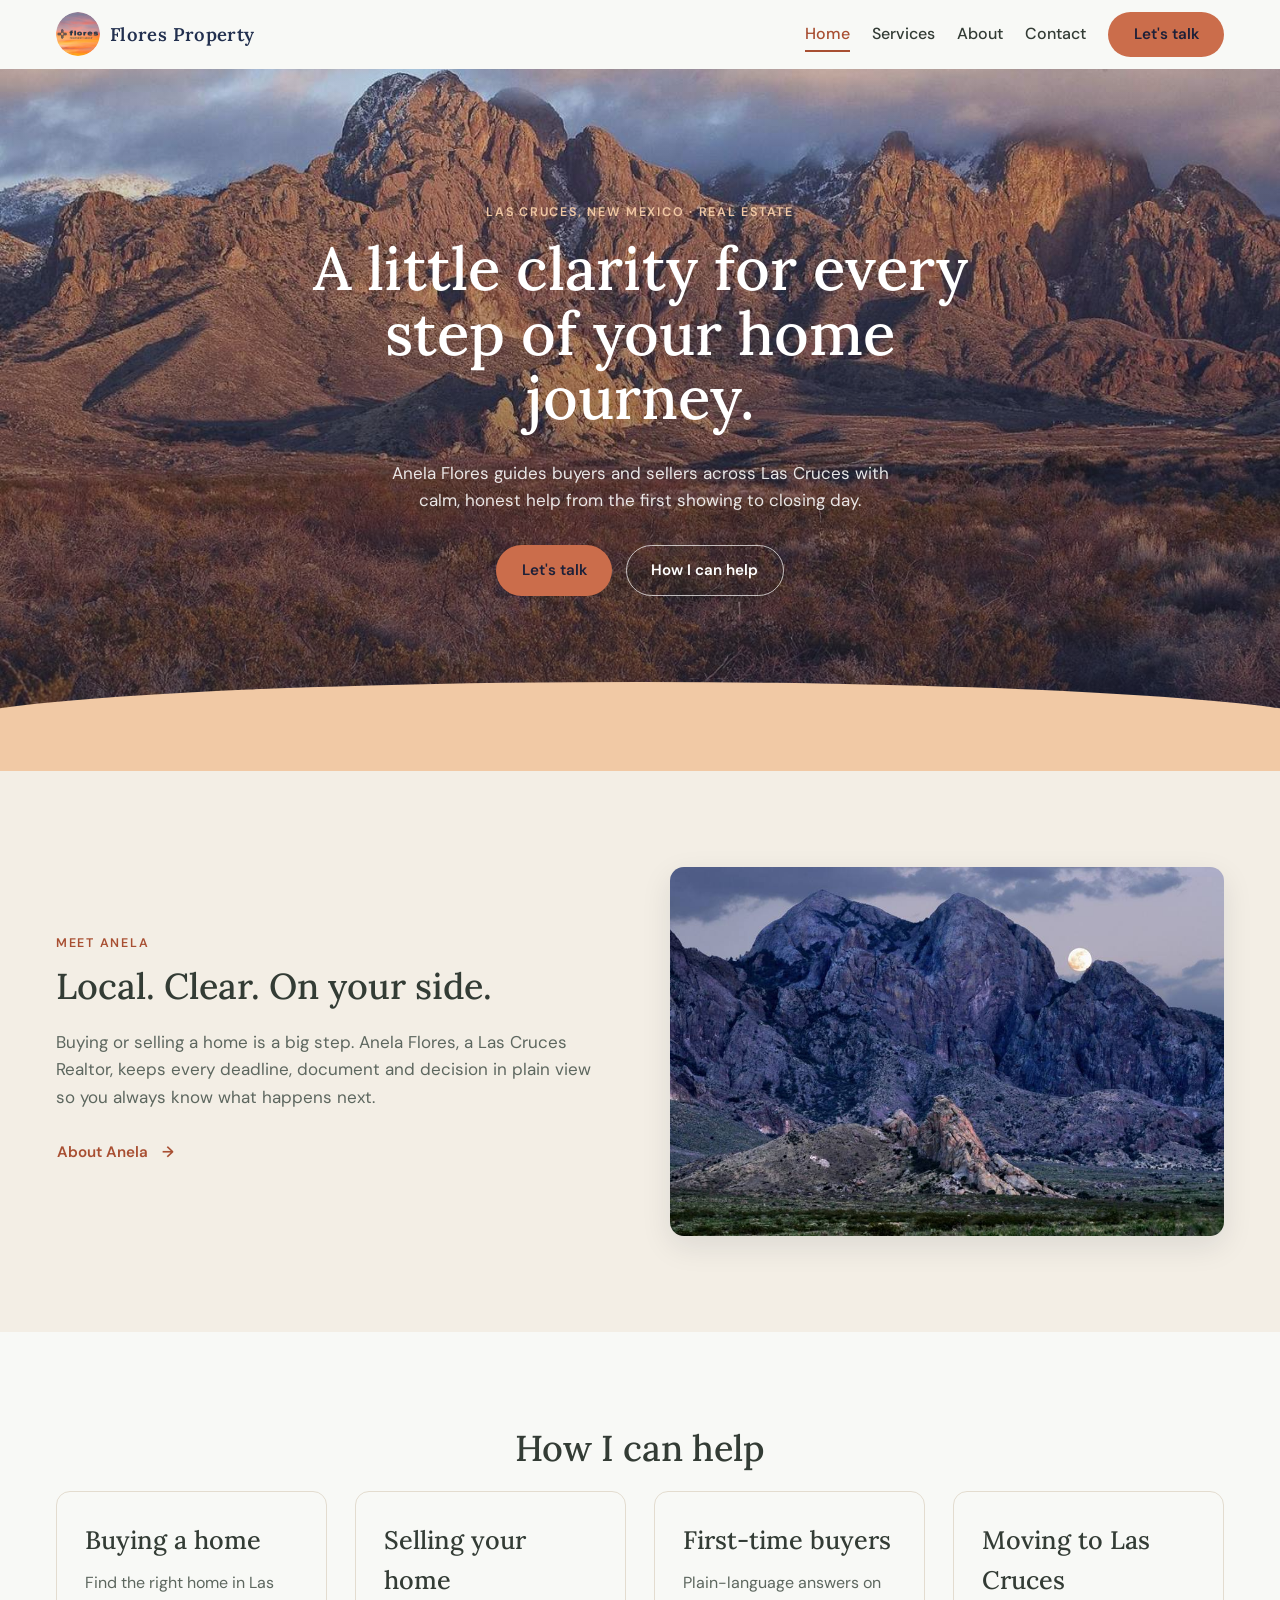
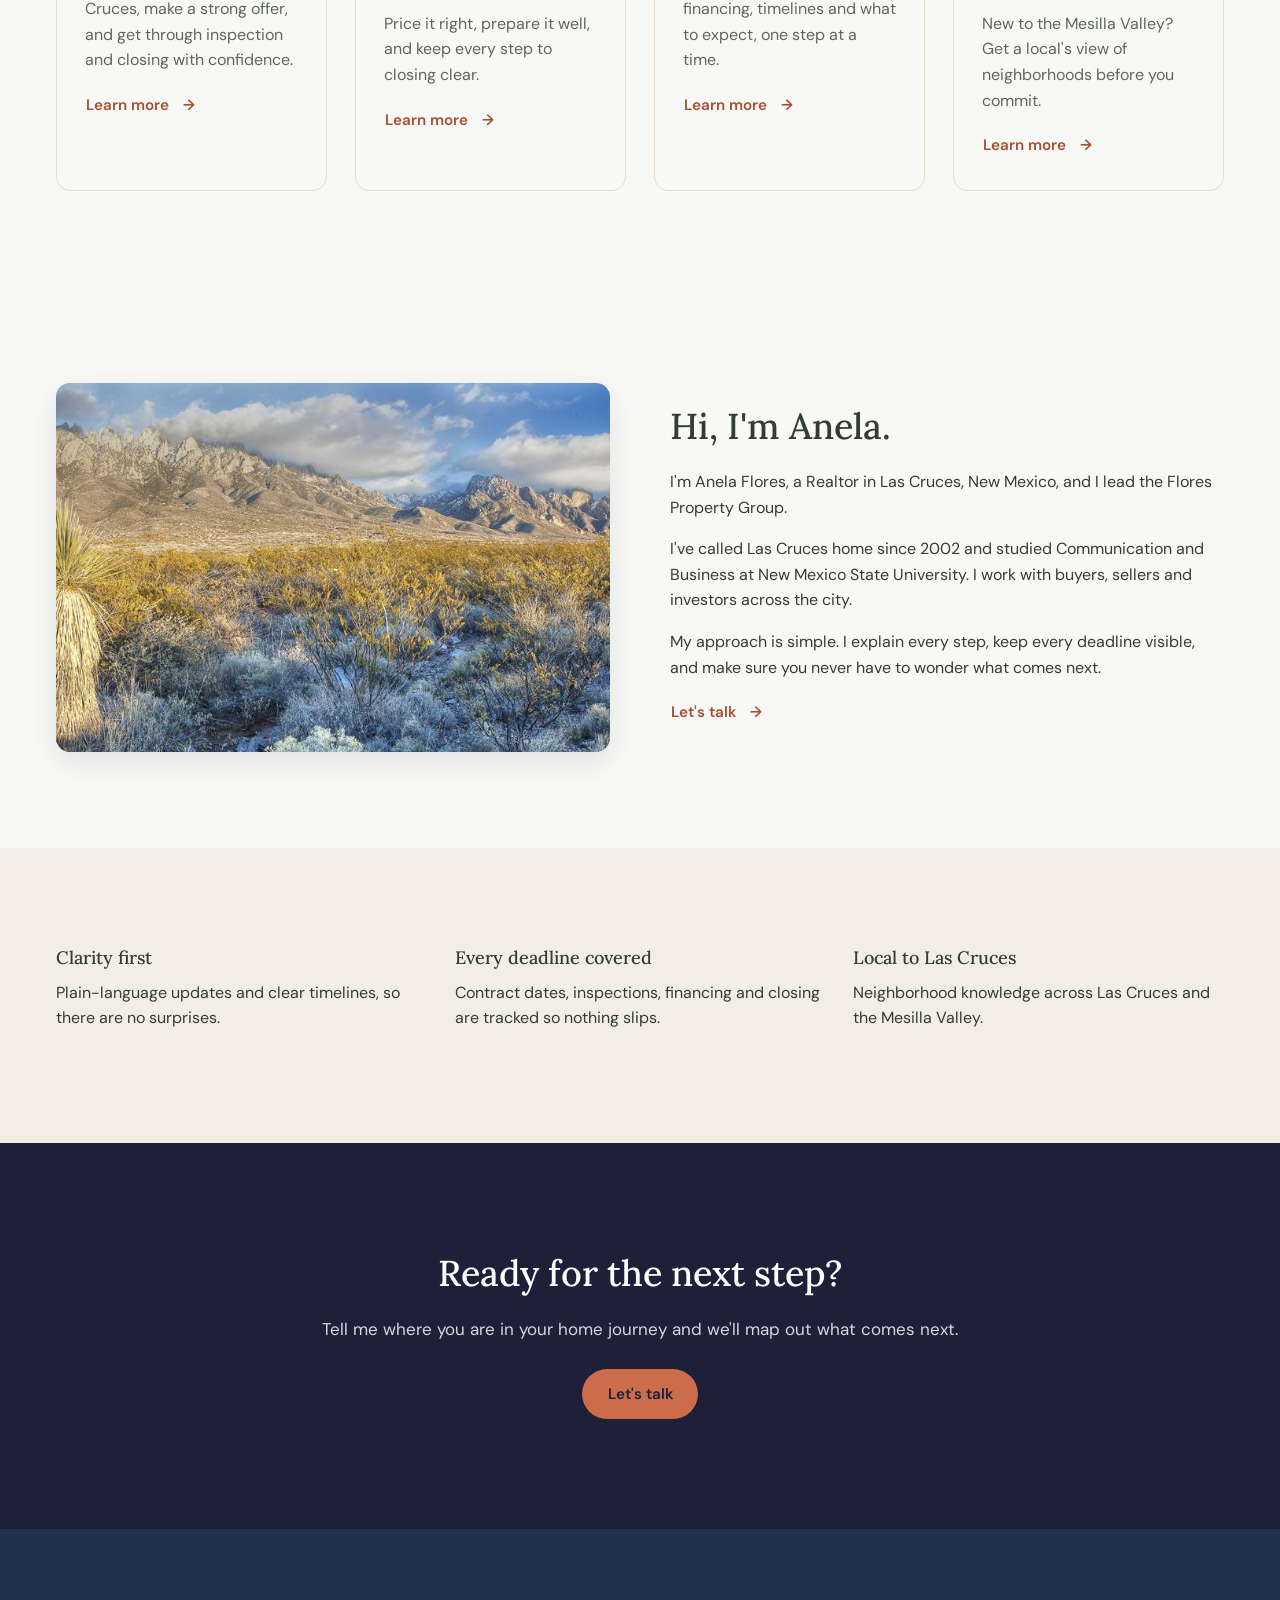
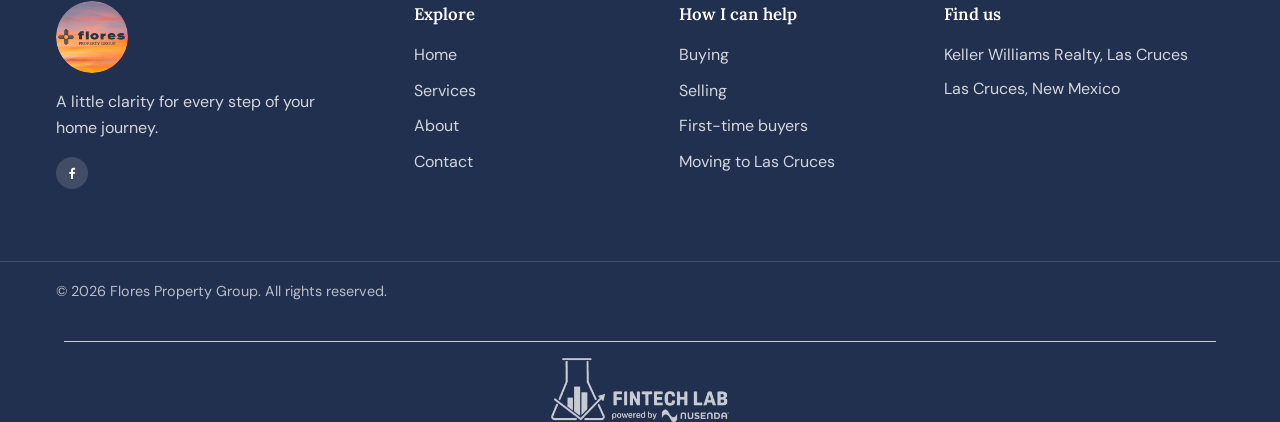
<file: docs/index.html>
<!DOCTYPE html>
<html lang="en">
<head>
<meta charset="UTF-8"/>
<meta name="viewport" content="width=device-width, initial-scale=1.0"/>
<link rel="icon" href="./favicon.ico" sizes="any"/>
<link rel="shortcut icon" href="./favicon.ico"/>
<link rel="icon" type="image/x-icon" href="./favicon.ico"/>
<link rel="icon" type="image/png" sizes="48x48" href="./favicon-48x48.png"/>
<link rel="icon" type="image/png" sizes="96x96" href="./favicon-96x96.png"/>
<link rel="icon" type="image/png" sizes="192x192" href="./favicon-192x192.png"/>
<link rel="apple-touch-icon" href="./apple-touch-icon.png"/>
<title>Flores Property · Las Cruces, NM Real Estate</title>
<meta name="description" content="Anela Flores helps buyers and sellers across Las Cruces, New Mexico with calm, clear guidance from first showing to closing day."/>
<link rel="preconnect" href="https://fonts.googleapis.com"/>
<link rel="preconnect" href="https://fonts.gstatic.com" crossorigin/>
<link href="https://fonts.googleapis.com/css2?family=Lora:ital,wght@0,700;1,700&family=DM%20Sans:wght@400;700&display=swap" rel="stylesheet"/>
<style>
/* styles.css — layout, type scale, and motion for the custom clone.
   Mobile-first: base rules target the narrowest width; min-width media queries scale up.
   Emulates the reference's structure/spacing/type/breakpoints/motion only — no reference
   copy, brand, photos or colors-as-identity are reproduced; palette comes from config.yml theme. */
@import url('https://fonts.googleapis.com/css2?family=DM+Sans:wght@400;500;600;700&family=Lora:wght@400;500;600&display=swap');

:root {
  --font-display: "Lora", Georgia, serif;
  --font-body: "DM Sans", system-ui, -apple-system, Arial, sans-serif;

  --c-text: #333c35;
  --c-muted: #5d675f;
  --c-accent: #a84f32;      /* terracotta, text-safe */
  --c-sunset: #cb6d4b;      /* terracotta, decorative/buttons on dark */
  --c-primary: #22304f;     /* logo navy */
  --c-bg: #f8f9f6;
  --c-surface: #f3eee5;     /* warm sand tint */
  --c-sand: #f1c9a5;        /* sunset peach */
  --c-dark: #1d2038;        /* dusk */
  --c-on-dark: #ffffff;
  --c-border: #e3dccf;

  --maxw: 1200px;
  --gutter: 16px;
  --radius: 14px;
  --radius-pill: 999px;
  --shadow: 0 10px 30px rgba(20, 30, 50, 0.10);

  --ease: cubic-bezier(0.22, 1, 0.36, 1);
  --reveal-dur: 600ms;
}

* { box-sizing: border-box; }
html { -webkit-text-size-adjust: 100%; scroll-behavior: smooth; }
body {
  margin: 0;
  font-family: var(--font-body);
  font-size: 16px;
  line-height: 1.6;
  color: var(--c-text);
  background: var(--c-bg);
}
img { max-width: 100%; display: block; }
a { color: inherit; text-decoration: none; }

.container { width: 100%; max-width: var(--maxw); margin-inline: auto; padding-inline: var(--gutter); }
.center { text-align: center; }

/* ---- Type scale (mobile-first, fluid with clamp) ---- */
.hero-headline { font-family: var(--font-display); font-weight: 500; line-height: 1.08; margin: 0 0 .5em;
  font-size: clamp(2.1rem, 6vw, 3.75rem); }                 /* ~34 → 60px */
.section-title { font-family: var(--font-display); font-weight: 500; line-height: 1.15; margin: 0 0 .6em;
  font-size: clamp(1.6rem, 4vw, 2.25rem); }                 /* ~26 → 36px */
.card-title { font-family: var(--font-display); font-weight: 500; margin: 0 0 .4em;
  font-size: clamp(1.25rem, 2.4vw, 1.58rem); }              /* ~20 → 25px */
.subheading { font-family: var(--font-display); font-weight: 500; margin: 0 0 .4em; font-size: 1.125rem; }
.eyebrow { text-transform: uppercase; letter-spacing: .14em; font-size: .78rem; font-weight: 600;
  color: var(--c-accent); margin: 0 0 1em; }
.eyebrow-on-dark { color: var(--c-sand); }
.lede { font-size: 1.0625rem; color: var(--c-muted); margin: 0 0 1.5em; }
.body-text { margin: 0 0 1em; color: var(--c-text); }
.on-dark { color: var(--c-on-dark); }
.on-dark.lede, .on-dark + .lede { color: rgba(255,255,255,.82); }

/* ---- Sections ---- */
.section { padding-block: clamp(48px, 8vw, 96px); }
.section-surface { background: var(--c-surface); }
.section-dark { background: var(--c-dark); color: var(--c-on-dark); padding-block: clamp(56px, 9vw, 110px); }
.section-primary { background: var(--c-primary); color: var(--c-on-dark); }
.section-foot { margin-top: clamp(28px, 4vw, 44px); }

/* ---- Buttons ---- */
.btn { display: inline-flex; align-items: center; gap: .5em; font-weight: 600; font-size: .95rem;
  padding: .8em 1.6em; border-radius: var(--radius-pill); border: 1.5px solid transparent;
  cursor: pointer; transition: transform .2s var(--ease), background .2s var(--ease), color .2s var(--ease), box-shadow .2s var(--ease); }
.btn-primary { background: var(--c-primary); color: #fff; }
.btn-primary:hover { transform: scale(1.03); box-shadow: var(--shadow); }
.btn-outline { border-color: var(--c-primary); color: var(--c-primary); background: transparent; }
.btn-outline:hover { background: var(--c-primary); color: #fff; }
.btn-outline-on-dark { border-color: rgba(255,255,255,.7); color: #fff; background: transparent; }
.btn-outline-on-dark:hover { background: #fff; color: var(--c-dark); }
.btn-text { padding: .2em 0; color: var(--c-accent); font-weight: 600; border-radius: 0; position: relative; }
.btn-text::after { content: "→"; margin-left: .4em; transition: margin-left .2s var(--ease); }
.btn-text:hover::after { margin-left: .7em; }

/* ---- Nav ---- */
.site-nav { position: sticky; top: 0; z-index: 50; background: rgba(248,249,246,.94);
  backdrop-filter: saturate(140%) blur(8px); transition: box-shadow .25s var(--ease), background .25s var(--ease); }
.site-nav.is-scrolled { box-shadow: 0 2px 14px rgba(20,30,50,.10); background: #fff; }
.nav-inner { max-width: var(--maxw); margin-inline: auto; padding: 12px var(--gutter);
  display: flex; align-items: center; justify-content: space-between; gap: 16px; }
.nav-logo { display: inline-flex; align-items: center; gap: 10px; }
.nav-logo img { height: 40px; width: auto; }
.nav-brand { font-family: var(--font-display); font-weight: 600; font-size: 1.15rem; color: var(--c-primary);
  letter-spacing: .02em; }
.nav-menu { display: flex; align-items: center; gap: 22px; }
.nav-links { list-style: none; display: flex; gap: 22px; margin: 0; padding: 0; }
.nav-links a { font-weight: 500; color: var(--c-text); padding: 6px 0; position: relative; }
.nav-links a:hover,
body[data-page="home"] .nav-links a[data-nav-page="home"],
body[data-page="services"] .nav-links a[data-nav-page="services"],
body[data-page="about"] .nav-links a[data-nav-page="about"],
body[data-page="contact"] .nav-links a[data-nav-page="contact"] { color: var(--c-accent); }
.nav-links a:hover::after,
body[data-page="home"] .nav-links a[data-nav-page="home"]::after,
body[data-page="services"] .nav-links a[data-nav-page="services"]::after,
body[data-page="about"] .nav-links a[data-nav-page="about"]::after,
body[data-page="contact"] .nav-links a[data-nav-page="contact"]::after { content: ""; position: absolute; left: 0; right: 0; bottom: -2px; height: 2px; background: var(--c-accent); }
.has-dropdown > a::after { content: "⌄"; margin-left: .35em; color: var(--c-muted); font-size: .8em; }
.nav-cta { padding-block: .6em; }
.nav-toggle { display: none; flex-direction: column; gap: 5px; background: none; border: 0; padding: 8px; cursor: pointer; }
.nav-toggle span { width: 24px; height: 2px; background: var(--c-primary); border-radius: 2px; transition: .25s var(--ease); }

/* ---- Hero ---- */
.hero { position: relative; min-height: clamp(460px, 78vh, 760px); display: flex; align-items: center;
  overflow: hidden; color: #fff; background: #7a594d; }
.hero-bg { position: absolute; inset: 0; width: 100%; height: 100%; object-fit: cover; }
.hero-overlay { position: absolute; inset: 0; background: linear-gradient(180deg, rgba(29,32,56,.10), rgba(29,32,56,.62)); }
.hero-content { position: relative; z-index: 2; text-align: center; max-width: 760px; padding-block: 80px 120px; }
.hero-subhead { font-size: 1.0625rem; color: rgba(255,255,255,.88); margin: 0 auto 1.8em; max-width: 44ch; }
.hero-ctas { display: flex; flex-wrap: wrap; gap: 14px; justify-content: center; }
.hero-arc { position: absolute; left: -5%; right: -5%; bottom: -1px; height: 90px; z-index: 2;
  background: var(--c-sand); border-radius: 100% 100% 0 0 / 100% 100% 0 0; }

/* ---- Split (intro / about) ---- */
.split { display: grid; gap: clamp(28px, 5vw, 60px); align-items: center; grid-template-columns: 1fr; }
.rounded-media { background: #414a67; aspect-ratio: 3 / 2; border-radius: var(--radius); box-shadow: var(--shadow); width: 100%; object-fit: cover; }

/* ---- Grids ---- */
.grid { display: grid; gap: clamp(18px, 2.5vw, 28px); grid-template-columns: 1fr; }

/* ---- Cards ---- */
.card { background: var(--c-bg); border-radius: var(--radius); }
.card-bordered { border: 1px solid var(--c-border); padding: 28px; transition: transform .2s var(--ease), box-shadow .2s var(--ease); }
.card-bordered:hover { transform: translateY(-4px); box-shadow: var(--shadow); }
.card-listing { overflow: hidden; border: 1px solid var(--c-border); transition: transform .2s var(--ease), box-shadow .2s var(--ease); }
.card-listing:hover { transform: translateY(-4px); box-shadow: var(--shadow); }
.card-media { aspect-ratio: 16 / 10; object-fit: cover; width: 100%; }
.card-pad { padding: 22px 24px 26px; }
.card-body { color: var(--c-muted); margin: 0 0 1em; }
.card-quote { border: 1px solid var(--c-border); padding: 28px; }
.card-quote blockquote { margin: 0 0 1em; font-size: 1.02rem; color: var(--c-text); }
.card-quote figcaption { font-family: var(--font-display); font-weight: 600; color: var(--c-primary); }

/* ---- Footer ---- */
.footer-grid { display: grid; gap: 32px; padding-block: clamp(44px, 7vw, 72px); grid-template-columns: 1fr; }
.footer-logo img { height: 72px; background: #fff; border-radius: 10px; padding: 10px; }
.footer-tagline { color: rgba(255,255,255,.80); margin: 16px 0; max-width: 24ch; }
.footer-socials { list-style: none; display: flex; gap: 12px; padding: 0; margin: 0; }
.social-dot { display: flex; align-items: center; justify-content: center; width: 32px; height: 32px; border-radius: 50%; background: rgba(255,255,255,.14); color: #fff; }
.footer-socials a:hover .social-dot { background: var(--c-accent); }
.footer-col-title { font-family: var(--font-display); font-weight: 600; font-size: 1.05rem; margin: 0 0 14px; color: #fff; }
.footer-col ul { list-style: none; padding: 0; margin: 0; display: grid; gap: 10px; }
.footer-col a, .footer-contact p { color: rgba(255,255,255,.80); }
.footer-col a:hover { color: #fff; }
.footer-contact p { margin: 0 0 8px; }
.footer-bar { border-top: 1px solid rgba(255,255,255,.14); }
.footer-bar-inner { display: flex; flex-direction: column; gap: 12px; padding-block: 18px; }
.footer-copy { color: rgba(255,255,255,.68); margin: 0; font-size: .9rem; }
.footer-legal { list-style: none; display: flex; flex-wrap: wrap; gap: 18px; padding: 0; margin: 0; font-size: .9rem; }
.footer-legal a { color: rgba(255,255,255,.68); }
.footer-legal a:hover { color: #fff; }

/* ---- Reveal-on-scroll motion ---- */
[data-reveal] { opacity: 0; transform: translateY(16px); transition: opacity var(--reveal-dur) var(--ease), transform var(--reveal-dur) var(--ease); }
[data-reveal].is-visible { opacity: 1; transform: none; }

/* ======================= Breakpoints (min-width, mobile-first) ======================= */
@media (min-width: 640px) {
  .grid-3, .grid-4 { grid-template-columns: repeat(2, 1fr); }
  .footer-bar-inner { flex-direction: row; align-items: center; justify-content: space-between; }
}
@media (min-width: 768px) {
  .split { grid-template-columns: 1fr 1fr; }
  .footer-grid { grid-template-columns: 1.4fr 1fr 1fr 1.2fr; }
}
@media (min-width: 1024px) {
  .grid-3 { grid-template-columns: repeat(3, 1fr); }
  .grid-4 { grid-template-columns: repeat(4, 1fr); }
  /* image-side control for split layouts */
  .split-media-left .split-media { order: -1; }
}

/* ---- Mobile nav drawer (below md) ---- */
@media (max-width: 767.98px) {
  .nav-toggle { display: flex; }
  .nav-menu { position: fixed; inset: 0 0 0 auto; width: min(82vw, 320px); background: #fff;
    flex-direction: column; align-items: flex-start; gap: 18px; padding: 88px 28px 28px;
    box-shadow: -8px 0 30px rgba(20,30,50,.18); transform: translateX(100%); transition: transform .3s var(--ease); }
  .nav-menu.is-open { transform: none; }
  .nav-links { flex-direction: column; gap: 18px; width: 100%; }
  [data-nav].is-menu-open .nav-toggle span:nth-child(1) { transform: translateY(7px) rotate(45deg); }
  [data-nav].is-menu-open .nav-toggle span:nth-child(2) { opacity: 0; }
  [data-nav].is-menu-open .nav-toggle span:nth-child(3) { transform: translateY(-7px) rotate(-45deg); }
}

@media (prefers-reduced-motion: reduce) {
  * { scroll-behavior: auto; }
  [data-reveal] { opacity: 1; transform: none; transition: none; }
  .btn, .card-bordered, .card-listing { transition: none; }
}

/* ---- Flores brand ---- */
.hero .btn-primary, .section-dark .btn-primary, .nav-cta { background: var(--c-sunset); color: #1d2038; }
.hero .btn-primary:hover, .section-dark .btn-primary:hover, .nav-cta:hover { background: #d98562; }
.nav-logo img { height: 44px; border-radius: 50%; }
.footer-logo img { height: 72px; width: 72px; border-radius: 50%; background: transparent; padding: 0; }

:root {
  --font-display: 'Lora';
  --font-body: 'DM Sans';
  --color-text: #333c35;
  --color-muted: #5d675f;
  --color-accent: #a84f32;
  --color-background: #f8f9f6;
  --color-surface: #f3eee5;
  --color-eclub: #5d675f;
  --color-eclub-btn: #f3eee5;
  --color-link: #a84f32;
  --hero-image: url('./images/las-cruces-organs-hero.jpg');
}
</style>
</head>
<body data-page="home">

<!-- nav — cloned structure (sticky top bar, left logo, right links, pill CTA, mobile drawer).
     Links mirror config.yml project.pages so the editor derives nav from pages, not a link list. -->
<header class="site-nav" data-halite-section="nav" data-nav>
  <div class="nav-inner">
    <a class="nav-logo" href="index.html" aria-label="Home">
      <img data-halite-path='["custom","brand","logo"]' data-halite-image="true" src="./images/flores-logo.png" alt="Flores Property Group logo"/>
      <span data-halite-path='["custom","brand","name"]' class="nav-brand">Flores Property</span>
    </a>

    <button class="nav-toggle" type="button" aria-label="Open menu" aria-expanded="false" data-nav-toggle>
      <span></span><span></span><span></span>
    </button>

    <nav class="nav-menu" data-nav-menu aria-label="Primary">
      <ul class="nav-links">
        <li><a href="index.html" data-nav-page="home">Home</a></li>
        <li><a href="services.html" data-nav-page="services">Services</a></li>
        <li><a href="about.html" data-nav-page="about">About</a></li>
        <li><a href="contact.html" data-nav-page="contact">Contact</a></li>
      </ul>
      <a data-halite-path='["custom","nav","ctaLabel"]' class="btn btn-primary nav-cta" href="contact.html">Let&#39;s talk</a>
    </nav>
  </div>
</header>


<main>

<!-- hero — full-bleed dark image with overlay, centered serif headline, two pill CTAs,
     and a warm-sand arc divider at the bottom edge (reveal-on-scroll via [data-reveal]). -->
<section class="hero" data-halite-section="hero">
  <img data-halite-path='["custom","hero","image"]' data-halite-image="true" src="./images/las-cruces-organs-hero.jpg" class="hero-bg" alt="New Mexico sunset over the desert" loading="eager"/>
  <div class="hero-overlay"></div>

  <div class="hero-content container" data-reveal>
    <p data-halite-path='["custom","hero","eyebrow"]' class="eyebrow eyebrow-on-dark">LAS CRUCES, NEW MEXICO · REAL ESTATE</p>
    <h1 data-halite-path='["custom","hero","headline"]' class="hero-headline">A little clarity for every step of your home journey.</h1>
    <p data-halite-path='["custom","hero","subhead"]' class="hero-subhead">Anela Flores guides buyers and sellers across Las Cruces with calm, honest help from the first showing to closing day.</p>
    <div class="hero-ctas">
      <a data-halite-path='["custom","hero","ctaPrimaryLabel"]' class="btn btn-primary" href="contact.html">Let&#39;s talk</a>
      <a data-halite-path='["custom","hero","ctaSecondaryLabel"]' class="btn btn-outline-on-dark" href="services.html">How I can help</a>
    </div>
  </div>

  <div class="hero-arc" aria-hidden="true"></div>
</section>


<!-- introBand — split layout: copy on one side, image on the other (image side set in config). -->
<section class="intro-band section section-surface" data-halite-section="introBand">
  <div class="container split" data-reveal>
    <div class="split-text">
      <p data-halite-path='["custom","introBand","eyebrow"]' class="eyebrow">Meet Anela</p>
      <h2 data-halite-path='["custom","introBand","heading"]' class="section-title">Local. Clear. On your side.</h2>
      <p data-halite-path='["custom","introBand","body"]' class="lede">Buying or selling a home is a big step. Anela Flores, a Las Cruces Realtor, keeps every deadline, document and decision in plain view so you always know what happens next.</p>
      <a data-halite-path='["custom","introBand","ctaLabel"]' class="btn btn-text" href="about.html">About Anela</a>
    </div>
    <div class="split-media">
      <img data-halite-path='["custom","introBand","image"]' data-halite-image="true" src="./images/organ-mountains-moon.jpg" class="rounded-media" alt="Desert dusk over Las Cruces"/>
    </div>
  </div>
</section>


<!-- services — heading + 4-up bordered card grid (4 on desktop, 2 on tablet, 1 on mobile). -->
<section class="services section" data-halite-section="services">
  <div class="container">
    <h2 data-halite-path='["custom","services","heading"]' class="section-title center">How I can help</h2>
    <div class="grid grid-4">
      <article class="card card-bordered" data-reveal>
        <h3 data-halite-path='["custom","services","cards","0","title"]' class="card-title">Buying a home</h3>
        <p data-halite-path='["custom","services","cards","0","body"]' class="card-body">Find the right home in Las Cruces, make a strong offer, and get through inspection and closing with confidence.</p>
        <a data-halite-path='["custom","services","cards","0","ctaLabel"]' class="btn btn-text" href="services.html">Learn more</a>
      </article>
      <article class="card card-bordered" data-reveal>
        <h3 data-halite-path='["custom","services","cards","1","title"]' class="card-title">Selling your home</h3>
        <p data-halite-path='["custom","services","cards","1","body"]' class="card-body">Price it right, prepare it well, and keep every step to closing clear.</p>
        <a data-halite-path='["custom","services","cards","1","ctaLabel"]' class="btn btn-text" href="services.html">Learn more</a>
      </article>
      <article class="card card-bordered" data-reveal>
        <h3 data-halite-path='["custom","services","cards","2","title"]' class="card-title">First-time buyers</h3>
        <p data-halite-path='["custom","services","cards","2","body"]' class="card-body">Plain-language answers on financing, timelines and what to expect, one step at a time.</p>
        <a data-halite-path='["custom","services","cards","2","ctaLabel"]' class="btn btn-text" href="services.html">Learn more</a>
      </article>
      <article class="card card-bordered" data-reveal>
        <h3 data-halite-path='["custom","services","cards","3","title"]' class="card-title">Moving to Las Cruces</h3>
        <p data-halite-path='["custom","services","cards","3","body"]' class="card-body">New to the Mesilla Valley? Get a local&#39;s view of neighborhoods before you commit.</p>
        <a data-halite-path='["custom","services","cards","3","ctaLabel"]' class="btn btn-text" href="services.html">Learn more</a>
      </article>
    </div>
  </div>
</section>


<!-- about — split layout: portrait image beside heading + two paragraphs + CTA. -->
<section class="about section" data-halite-section="about">
  <div class="container split split-media-left" data-reveal>
    <div class="split-media">
      <img data-halite-path='["custom","about","image"]' data-halite-image="true" src="./images/organ-mountains-desert.jpg" class="rounded-media" alt="Desert dusk over Las Cruces"/>
    </div>
    <div class="split-text">
      <h2 data-halite-path='["custom","about","heading"]' class="section-title">Hi, I&#39;m Anela.</h2>
      <p data-halite-path='["custom","about","paragraphs","0"]' class="body-text">I&#39;m Anela Flores, a Realtor in Las Cruces, New Mexico, and I lead the Flores Property Group.</p>
      <p data-halite-path='["custom","about","paragraphs","1"]' class="body-text">I&#39;ve called Las Cruces home since 2002 and studied Communication and Business at New Mexico State University. I work with buyers, sellers and investors across the city.</p>
      <p data-halite-path='["custom","about","paragraphs","2"]' class="body-text">My approach is simple. I explain every step, keep every deadline visible, and make sure you never have to wonder what comes next.</p>
      <a data-halite-path='["custom","about","ctaLabel"]' class="btn btn-text" href="about.html">Let&#39;s talk</a>
    </div>
  </div>
</section>


<!-- mission — three stacked heading + paragraph blocks (3 columns on desktop, 1 on mobile). -->
<section class="mission section section-surface" data-halite-section="mission">
  <div class="container grid grid-3">
    <div class="mission-block" data-reveal>
      <h3 data-halite-path='["custom","mission","blocks","0","title"]' class="subheading">Clarity first</h3>
      <p data-halite-path='["custom","mission","blocks","0","body"]' class="body-text">Plain-language updates and clear timelines, so there are no surprises.</p>
    </div>
    <div class="mission-block" data-reveal>
      <h3 data-halite-path='["custom","mission","blocks","1","title"]' class="subheading">Every deadline covered</h3>
      <p data-halite-path='["custom","mission","blocks","1","body"]' class="body-text">Contract dates, inspections, financing and closing are tracked so nothing slips.</p>
    </div>
    <div class="mission-block" data-reveal>
      <h3 data-halite-path='["custom","mission","blocks","2","title"]' class="subheading">Local to Las Cruces</h3>
      <p data-halite-path='["custom","mission","blocks","2","body"]' class="body-text">Neighborhood knowledge across Las Cruces and the Mesilla Valley.</p>
    </div>
  </div>
</section>


<!-- ctaBand — full-width dark band, centered heading + body + single button. -->
<section class="cta-band section-dark" data-halite-section="ctaBand">
  <div class="container center" data-reveal>
    <h2 data-halite-path='["custom","ctaBand","heading"]' class="section-title on-dark">Ready for the next step?</h2>
    <p data-halite-path='["custom","ctaBand","body"]' class="lede on-dark">Tell me where you are in your home journey and we&#39;ll map out what comes next.</p>
    <a data-halite-path='["custom","ctaBand","ctaLabel"]' class="btn btn-primary" href="contact.html">Let&#39;s talk</a>
  </div>
</section>


</main>

<!-- footer — navy footer: logo + tagline + social row, three link columns, then a legal bar.
     Link hrefs are structural (relative in-site URLs); only labels/text are editable fields. -->
<footer class="site-footer section-primary" data-halite-section="footer">
  <div class="container footer-grid">
    <div class="footer-brand">
      <a class="footer-logo" href="index.html" aria-label="Home">
        <img data-halite-path='["custom","brand","logo"]' data-halite-image="true" src="./images/flores-logo.png" alt="Flores Property Group logo"/>
      </a>
      <p data-halite-path='["custom","footer","tagline"]' class="footer-tagline">A little clarity for every step of your home journey.</p>
      <ul class="footer-socials" aria-label="Social links">
        <li><a href="https://www.facebook.com/livinginlascruces/" aria-label="Facebook" rel="noopener" target="_blank"><span class="social-dot"><svg viewBox="0 0 24 24" width="16" height="16" fill="currentColor" aria-hidden="true"><path d="M13.5 21v-7.5h2.6l.4-3h-3V8.6c0-.9.3-1.5 1.5-1.5h1.6V4.4c-.3 0-1.2-.1-2.3-.1-2.3 0-3.8 1.4-3.8 3.9v2.3H8v3h2.5V21h3z"/></svg></span></a></li>
      </ul>
    </div>

    <nav class="footer-col" aria-label="Footer column one">
      <h4 data-halite-path='["custom","footer","columns","0","title"]' class="footer-col-title">Explore</h4>
      <ul>
        <li><a data-halite-path='["custom","footer","columns","0","links","0","label"]' href="index.html">Home</a></li>
        <li><a data-halite-path='["custom","footer","columns","0","links","1","label"]' href="services.html">Services</a></li>
        <li><a data-halite-path='["custom","footer","columns","0","links","2","label"]' href="about.html">About</a></li>
        <li><a data-halite-path='["custom","footer","columns","0","links","3","label"]' href="contact.html">Contact</a></li>
      </ul>
    </nav>

    <nav class="footer-col" aria-label="Footer column two">
      <h4 data-halite-path='["custom","footer","columns","1","title"]' class="footer-col-title">How I can help</h4>
      <ul>
        <li><a data-halite-path='["custom","footer","columns","1","links","0","label"]' href="services.html">Buying</a></li>
        <li><a data-halite-path='["custom","footer","columns","1","links","1","label"]' href="services.html">Selling</a></li>
        <li><a data-halite-path='["custom","footer","columns","1","links","2","label"]' href="services.html">First-time buyers</a></li>
        <li><a data-halite-path='["custom","footer","columns","1","links","3","label"]' href="services.html">Moving to Las Cruces</a></li>
      </ul>
    </nav>

    <div class="footer-col footer-contact">
      <h4 data-halite-path='["custom","footer","columns","2","title"]' class="footer-col-title">Find us</h4>
      <p data-halite-path='["custom","footer","contact","brokerage"]'>Keller Williams Realty, Las Cruces</p>
      <p data-halite-path='["custom","footer","contact","address"]'>Las Cruces, New Mexico</p>
    </div>
  </div>

  <div class="footer-bar">
    <div class="container footer-bar-inner">
      <p data-halite-path='["custom","footer","copyright"]' class="footer-copy">© 2026 Flores Property Group. All rights reserved.</p>
    </div>
  </div>

  <div class="bb-footer-credit" style="margin:1.25rem auto 0;padding-top:1rem;border-top:1px solid currentColor;max-width:90%;text-align:center;font-size:0.75rem;line-height:1.6;letter-spacing:0.02em;opacity:0.75;">
    <a href="https://arrowheadcenter.nmsu.edu/program/nusenda_fintech_lab/index.html" target="_blank" rel="noopener noreferrer"><img src="./images/fintech-lab-logo.png" alt="Fintech Lab powered by Nusenda Credit Union" style="display:inline-block;height:4rem;width:auto;vertical-align:middle;"></a>
  </div>
</footer>


<script>
window.__HALITE_MENU__ = {"categories":[],"categoriesEs":[]};
/* scripts.js — interaction + motion for the custom clone.
   (1) sticky nav gains a shadow after scroll, (2) mobile hamburger opens the drawer,
   (3) reveal-on-scroll via IntersectionObserver with a staggered delay per section.
   All progressive enhancement: the page is fully readable with JS disabled. */
(function () {
  "use strict";

  var reduceMotion = window.matchMedia && window.matchMedia("(prefers-reduced-motion: reduce)").matches;

  function onReady(fn) {
    if (document.readyState !== "loading") fn();
    else document.addEventListener("DOMContentLoaded", fn);
  }

  onReady(function () {
    /* 1. Sticky nav shadow on scroll */
    var nav = document.querySelector("[data-nav]");
    if (nav) {
      var onScroll = function () { nav.classList.toggle("is-scrolled", window.scrollY > 8); };
      onScroll();
      window.addEventListener("scroll", onScroll, { passive: true });
    }

    /* 2. Mobile menu toggle */
    var toggle = document.querySelector("[data-nav-toggle]");
    var menu = document.querySelector("[data-nav-menu]");
    if (toggle && menu && nav) {
      var setOpen = function (open) {
        menu.classList.toggle("is-open", open);
        nav.classList.toggle("is-menu-open", open);
        toggle.setAttribute("aria-expanded", open ? "true" : "false");
      };
      toggle.addEventListener("click", function () {
        setOpen(!menu.classList.contains("is-open"));
      });
      menu.addEventListener("click", function (e) {
        if (e.target.closest("a")) setOpen(false);
      });
      document.addEventListener("keydown", function (e) {
        if (e.key === "Escape") setOpen(false);
      });
    }

    /* 3. Reveal-on-scroll, staggered within each section */
    var reveal = Array.prototype.slice.call(document.querySelectorAll("[data-reveal]"));
    if (reduceMotion || !("IntersectionObserver" in window)) {
      reveal.forEach(function (el) { el.classList.add("is-visible"); });
      return;
    }
    var io = new IntersectionObserver(function (entries) {
      entries.forEach(function (entry) {
        if (!entry.isIntersecting) return;
        var el = entry.target;
        var siblings = Array.prototype.slice.call(
          (el.closest("section") || document).querySelectorAll("[data-reveal]")
        );
        var i = Math.max(0, siblings.indexOf(el));
        el.style.transitionDelay = Math.min(i, 6) * 80 + "ms";
        el.classList.add("is-visible");
        io.unobserve(el);
      });
    }, { threshold: 0.12, rootMargin: "0px 0px -8% 0px" });
    reveal.forEach(function (el) { io.observe(el); });
  });
})();

</script>

</body>
</html>
</file>
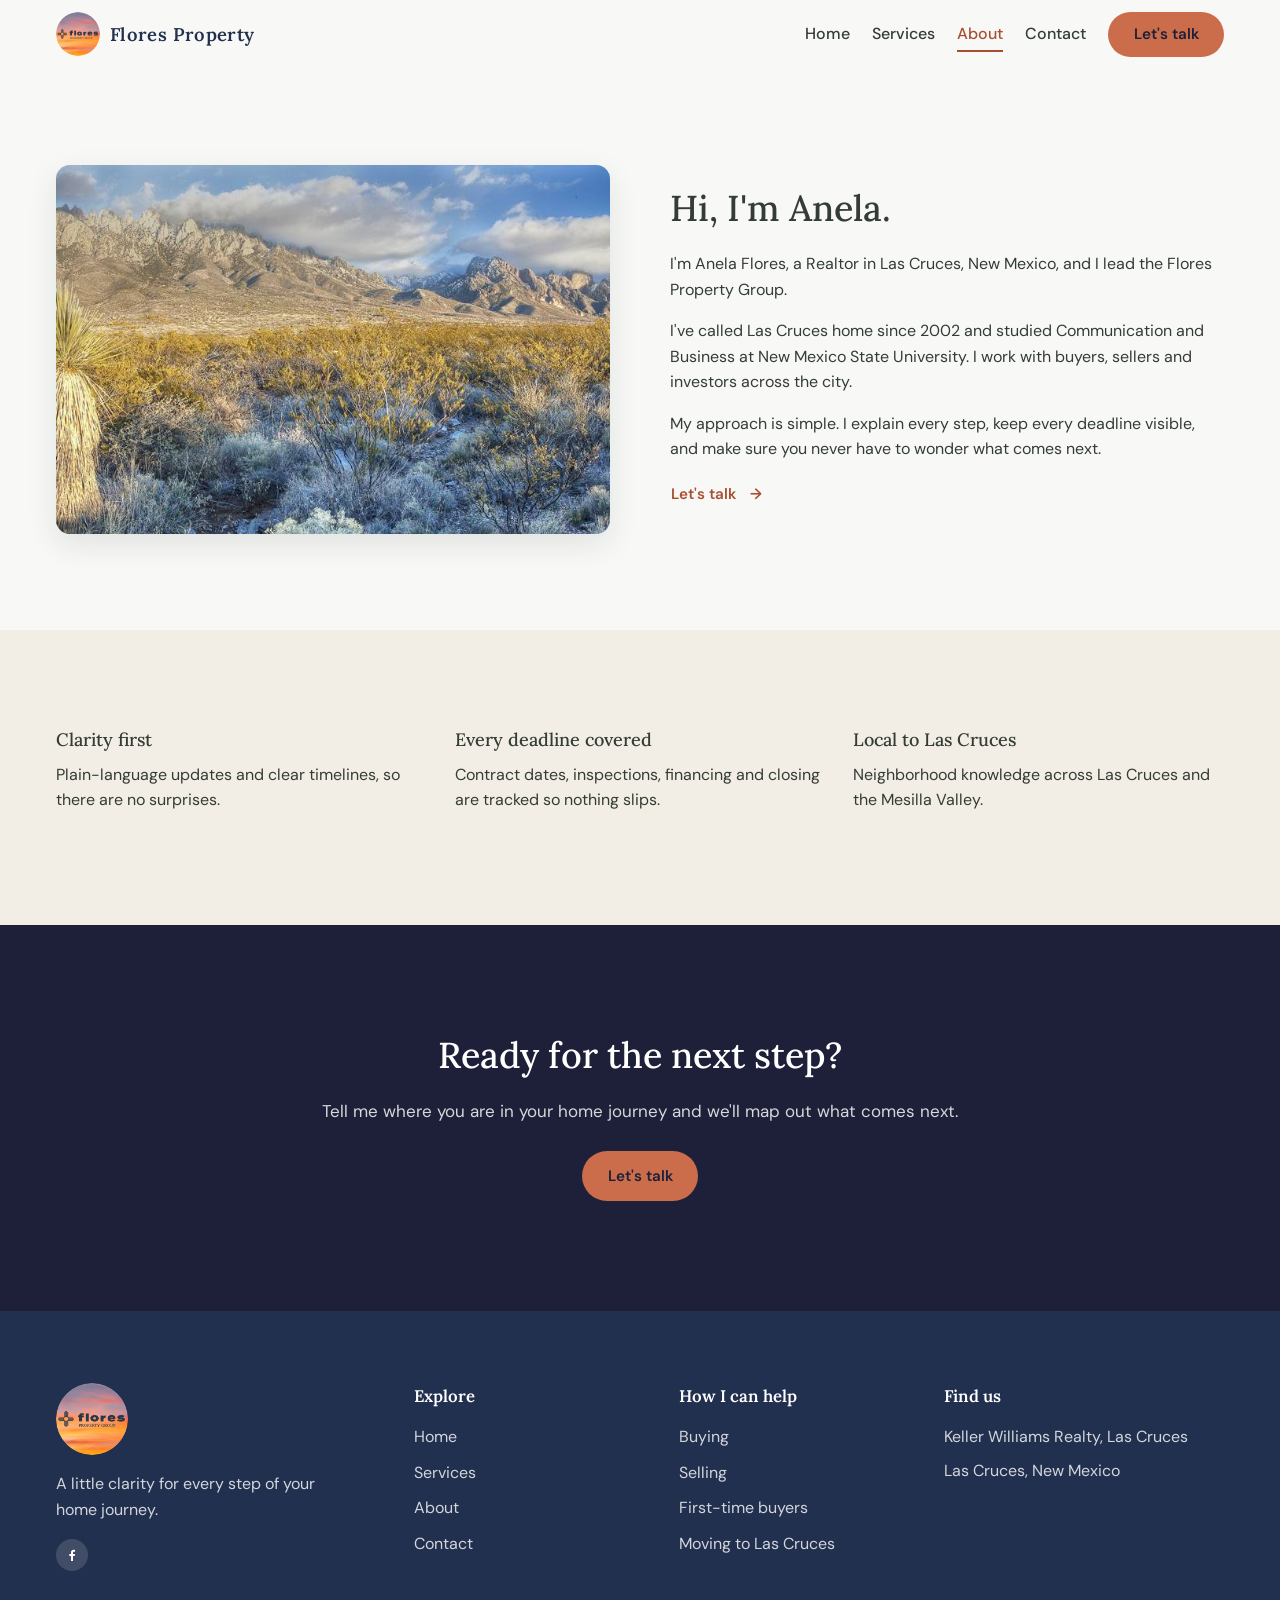
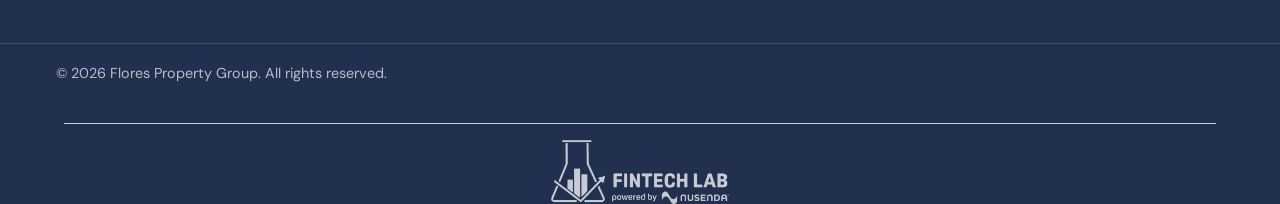
<file: docs/about.html>
<!DOCTYPE html>
<html lang="en">
<head>
<meta charset="UTF-8"/>
<meta name="viewport" content="width=device-width, initial-scale=1.0"/>
<link rel="icon" href="./favicon.ico" sizes="any"/>
<link rel="shortcut icon" href="./favicon.ico"/>
<link rel="icon" type="image/x-icon" href="./favicon.ico"/>
<link rel="icon" type="image/png" sizes="48x48" href="./favicon-48x48.png"/>
<link rel="icon" type="image/png" sizes="96x96" href="./favicon-96x96.png"/>
<link rel="icon" type="image/png" sizes="192x192" href="./favicon-192x192.png"/>
<link rel="apple-touch-icon" href="./apple-touch-icon.png"/>
<title>Flores Property · Las Cruces, NM Real Estate</title>
<meta name="description" content="Anela Flores helps buyers and sellers across Las Cruces, New Mexico with calm, clear guidance from first showing to closing day."/>
<link rel="preconnect" href="https://fonts.googleapis.com"/>
<link rel="preconnect" href="https://fonts.gstatic.com" crossorigin/>
<link href="https://fonts.googleapis.com/css2?family=Lora:ital,wght@0,700;1,700&family=DM%20Sans:wght@400;700&display=swap" rel="stylesheet"/>
<style>
/* styles.css — layout, type scale, and motion for the custom clone.
   Mobile-first: base rules target the narrowest width; min-width media queries scale up.
   Emulates the reference's structure/spacing/type/breakpoints/motion only — no reference
   copy, brand, photos or colors-as-identity are reproduced; palette comes from config.yml theme. */
@import url('https://fonts.googleapis.com/css2?family=DM+Sans:wght@400;500;600;700&family=Lora:wght@400;500;600&display=swap');

:root {
  --font-display: "Lora", Georgia, serif;
  --font-body: "DM Sans", system-ui, -apple-system, Arial, sans-serif;

  --c-text: #333c35;
  --c-muted: #5d675f;
  --c-accent: #a84f32;      /* terracotta, text-safe */
  --c-sunset: #cb6d4b;      /* terracotta, decorative/buttons on dark */
  --c-primary: #22304f;     /* logo navy */
  --c-bg: #f8f9f6;
  --c-surface: #f3eee5;     /* warm sand tint */
  --c-sand: #f1c9a5;        /* sunset peach */
  --c-dark: #1d2038;        /* dusk */
  --c-on-dark: #ffffff;
  --c-border: #e3dccf;

  --maxw: 1200px;
  --gutter: 16px;
  --radius: 14px;
  --radius-pill: 999px;
  --shadow: 0 10px 30px rgba(20, 30, 50, 0.10);

  --ease: cubic-bezier(0.22, 1, 0.36, 1);
  --reveal-dur: 600ms;
}

* { box-sizing: border-box; }
html { -webkit-text-size-adjust: 100%; scroll-behavior: smooth; }
body {
  margin: 0;
  font-family: var(--font-body);
  font-size: 16px;
  line-height: 1.6;
  color: var(--c-text);
  background: var(--c-bg);
}
img { max-width: 100%; display: block; }
a { color: inherit; text-decoration: none; }

.container { width: 100%; max-width: var(--maxw); margin-inline: auto; padding-inline: var(--gutter); }
.center { text-align: center; }

/* ---- Type scale (mobile-first, fluid with clamp) ---- */
.hero-headline { font-family: var(--font-display); font-weight: 500; line-height: 1.08; margin: 0 0 .5em;
  font-size: clamp(2.1rem, 6vw, 3.75rem); }                 /* ~34 → 60px */
.section-title { font-family: var(--font-display); font-weight: 500; line-height: 1.15; margin: 0 0 .6em;
  font-size: clamp(1.6rem, 4vw, 2.25rem); }                 /* ~26 → 36px */
.card-title { font-family: var(--font-display); font-weight: 500; margin: 0 0 .4em;
  font-size: clamp(1.25rem, 2.4vw, 1.58rem); }              /* ~20 → 25px */
.subheading { font-family: var(--font-display); font-weight: 500; margin: 0 0 .4em; font-size: 1.125rem; }
.eyebrow { text-transform: uppercase; letter-spacing: .14em; font-size: .78rem; font-weight: 600;
  color: var(--c-accent); margin: 0 0 1em; }
.eyebrow-on-dark { color: var(--c-sand); }
.lede { font-size: 1.0625rem; color: var(--c-muted); margin: 0 0 1.5em; }
.body-text { margin: 0 0 1em; color: var(--c-text); }
.on-dark { color: var(--c-on-dark); }
.on-dark.lede, .on-dark + .lede { color: rgba(255,255,255,.82); }

/* ---- Sections ---- */
.section { padding-block: clamp(48px, 8vw, 96px); }
.section-surface { background: var(--c-surface); }
.section-dark { background: var(--c-dark); color: var(--c-on-dark); padding-block: clamp(56px, 9vw, 110px); }
.section-primary { background: var(--c-primary); color: var(--c-on-dark); }
.section-foot { margin-top: clamp(28px, 4vw, 44px); }

/* ---- Buttons ---- */
.btn { display: inline-flex; align-items: center; gap: .5em; font-weight: 600; font-size: .95rem;
  padding: .8em 1.6em; border-radius: var(--radius-pill); border: 1.5px solid transparent;
  cursor: pointer; transition: transform .2s var(--ease), background .2s var(--ease), color .2s var(--ease), box-shadow .2s var(--ease); }
.btn-primary { background: var(--c-primary); color: #fff; }
.btn-primary:hover { transform: scale(1.03); box-shadow: var(--shadow); }
.btn-outline { border-color: var(--c-primary); color: var(--c-primary); background: transparent; }
.btn-outline:hover { background: var(--c-primary); color: #fff; }
.btn-outline-on-dark { border-color: rgba(255,255,255,.7); color: #fff; background: transparent; }
.btn-outline-on-dark:hover { background: #fff; color: var(--c-dark); }
.btn-text { padding: .2em 0; color: var(--c-accent); font-weight: 600; border-radius: 0; position: relative; }
.btn-text::after { content: "→"; margin-left: .4em; transition: margin-left .2s var(--ease); }
.btn-text:hover::after { margin-left: .7em; }

/* ---- Nav ---- */
.site-nav { position: sticky; top: 0; z-index: 50; background: rgba(248,249,246,.94);
  backdrop-filter: saturate(140%) blur(8px); transition: box-shadow .25s var(--ease), background .25s var(--ease); }
.site-nav.is-scrolled { box-shadow: 0 2px 14px rgba(20,30,50,.10); background: #fff; }
.nav-inner { max-width: var(--maxw); margin-inline: auto; padding: 12px var(--gutter);
  display: flex; align-items: center; justify-content: space-between; gap: 16px; }
.nav-logo { display: inline-flex; align-items: center; gap: 10px; }
.nav-logo img { height: 40px; width: auto; }
.nav-brand { font-family: var(--font-display); font-weight: 600; font-size: 1.15rem; color: var(--c-primary);
  letter-spacing: .02em; }
.nav-menu { display: flex; align-items: center; gap: 22px; }
.nav-links { list-style: none; display: flex; gap: 22px; margin: 0; padding: 0; }
.nav-links a { font-weight: 500; color: var(--c-text); padding: 6px 0; position: relative; }
.nav-links a:hover,
body[data-page="home"] .nav-links a[data-nav-page="home"],
body[data-page="services"] .nav-links a[data-nav-page="services"],
body[data-page="about"] .nav-links a[data-nav-page="about"],
body[data-page="contact"] .nav-links a[data-nav-page="contact"] { color: var(--c-accent); }
.nav-links a:hover::after,
body[data-page="home"] .nav-links a[data-nav-page="home"]::after,
body[data-page="services"] .nav-links a[data-nav-page="services"]::after,
body[data-page="about"] .nav-links a[data-nav-page="about"]::after,
body[data-page="contact"] .nav-links a[data-nav-page="contact"]::after { content: ""; position: absolute; left: 0; right: 0; bottom: -2px; height: 2px; background: var(--c-accent); }
.has-dropdown > a::after { content: "⌄"; margin-left: .35em; color: var(--c-muted); font-size: .8em; }
.nav-cta { padding-block: .6em; }
.nav-toggle { display: none; flex-direction: column; gap: 5px; background: none; border: 0; padding: 8px; cursor: pointer; }
.nav-toggle span { width: 24px; height: 2px; background: var(--c-primary); border-radius: 2px; transition: .25s var(--ease); }

/* ---- Hero ---- */
.hero { position: relative; min-height: clamp(460px, 78vh, 760px); display: flex; align-items: center;
  overflow: hidden; color: #fff; background: #7a594d; }
.hero-bg { position: absolute; inset: 0; width: 100%; height: 100%; object-fit: cover; }
.hero-overlay { position: absolute; inset: 0; background: linear-gradient(180deg, rgba(29,32,56,.10), rgba(29,32,56,.62)); }
.hero-content { position: relative; z-index: 2; text-align: center; max-width: 760px; padding-block: 80px 120px; }
.hero-subhead { font-size: 1.0625rem; color: rgba(255,255,255,.88); margin: 0 auto 1.8em; max-width: 44ch; }
.hero-ctas { display: flex; flex-wrap: wrap; gap: 14px; justify-content: center; }
.hero-arc { position: absolute; left: -5%; right: -5%; bottom: -1px; height: 90px; z-index: 2;
  background: var(--c-sand); border-radius: 100% 100% 0 0 / 100% 100% 0 0; }

/* ---- Split (intro / about) ---- */
.split { display: grid; gap: clamp(28px, 5vw, 60px); align-items: center; grid-template-columns: 1fr; }
.rounded-media { background: #414a67; aspect-ratio: 3 / 2; border-radius: var(--radius); box-shadow: var(--shadow); width: 100%; object-fit: cover; }

/* ---- Grids ---- */
.grid { display: grid; gap: clamp(18px, 2.5vw, 28px); grid-template-columns: 1fr; }

/* ---- Cards ---- */
.card { background: var(--c-bg); border-radius: var(--radius); }
.card-bordered { border: 1px solid var(--c-border); padding: 28px; transition: transform .2s var(--ease), box-shadow .2s var(--ease); }
.card-bordered:hover { transform: translateY(-4px); box-shadow: var(--shadow); }
.card-listing { overflow: hidden; border: 1px solid var(--c-border); transition: transform .2s var(--ease), box-shadow .2s var(--ease); }
.card-listing:hover { transform: translateY(-4px); box-shadow: var(--shadow); }
.card-media { aspect-ratio: 16 / 10; object-fit: cover; width: 100%; }
.card-pad { padding: 22px 24px 26px; }
.card-body { color: var(--c-muted); margin: 0 0 1em; }
.card-quote { border: 1px solid var(--c-border); padding: 28px; }
.card-quote blockquote { margin: 0 0 1em; font-size: 1.02rem; color: var(--c-text); }
.card-quote figcaption { font-family: var(--font-display); font-weight: 600; color: var(--c-primary); }

/* ---- Footer ---- */
.footer-grid { display: grid; gap: 32px; padding-block: clamp(44px, 7vw, 72px); grid-template-columns: 1fr; }
.footer-logo img { height: 72px; background: #fff; border-radius: 10px; padding: 10px; }
.footer-tagline { color: rgba(255,255,255,.80); margin: 16px 0; max-width: 24ch; }
.footer-socials { list-style: none; display: flex; gap: 12px; padding: 0; margin: 0; }
.social-dot { display: flex; align-items: center; justify-content: center; width: 32px; height: 32px; border-radius: 50%; background: rgba(255,255,255,.14); color: #fff; }
.footer-socials a:hover .social-dot { background: var(--c-accent); }
.footer-col-title { font-family: var(--font-display); font-weight: 600; font-size: 1.05rem; margin: 0 0 14px; color: #fff; }
.footer-col ul { list-style: none; padding: 0; margin: 0; display: grid; gap: 10px; }
.footer-col a, .footer-contact p { color: rgba(255,255,255,.80); }
.footer-col a:hover { color: #fff; }
.footer-contact p { margin: 0 0 8px; }
.footer-bar { border-top: 1px solid rgba(255,255,255,.14); }
.footer-bar-inner { display: flex; flex-direction: column; gap: 12px; padding-block: 18px; }
.footer-copy { color: rgba(255,255,255,.68); margin: 0; font-size: .9rem; }
.footer-legal { list-style: none; display: flex; flex-wrap: wrap; gap: 18px; padding: 0; margin: 0; font-size: .9rem; }
.footer-legal a { color: rgba(255,255,255,.68); }
.footer-legal a:hover { color: #fff; }

/* ---- Reveal-on-scroll motion ---- */
[data-reveal] { opacity: 0; transform: translateY(16px); transition: opacity var(--reveal-dur) var(--ease), transform var(--reveal-dur) var(--ease); }
[data-reveal].is-visible { opacity: 1; transform: none; }

/* ======================= Breakpoints (min-width, mobile-first) ======================= */
@media (min-width: 640px) {
  .grid-3, .grid-4 { grid-template-columns: repeat(2, 1fr); }
  .footer-bar-inner { flex-direction: row; align-items: center; justify-content: space-between; }
}
@media (min-width: 768px) {
  .split { grid-template-columns: 1fr 1fr; }
  .footer-grid { grid-template-columns: 1.4fr 1fr 1fr 1.2fr; }
}
@media (min-width: 1024px) {
  .grid-3 { grid-template-columns: repeat(3, 1fr); }
  .grid-4 { grid-template-columns: repeat(4, 1fr); }
  /* image-side control for split layouts */
  .split-media-left .split-media { order: -1; }
}

/* ---- Mobile nav drawer (below md) ---- */
@media (max-width: 767.98px) {
  .nav-toggle { display: flex; }
  .nav-menu { position: fixed; inset: 0 0 0 auto; width: min(82vw, 320px); background: #fff;
    flex-direction: column; align-items: flex-start; gap: 18px; padding: 88px 28px 28px;
    box-shadow: -8px 0 30px rgba(20,30,50,.18); transform: translateX(100%); transition: transform .3s var(--ease); }
  .nav-menu.is-open { transform: none; }
  .nav-links { flex-direction: column; gap: 18px; width: 100%; }
  [data-nav].is-menu-open .nav-toggle span:nth-child(1) { transform: translateY(7px) rotate(45deg); }
  [data-nav].is-menu-open .nav-toggle span:nth-child(2) { opacity: 0; }
  [data-nav].is-menu-open .nav-toggle span:nth-child(3) { transform: translateY(-7px) rotate(-45deg); }
}

@media (prefers-reduced-motion: reduce) {
  * { scroll-behavior: auto; }
  [data-reveal] { opacity: 1; transform: none; transition: none; }
  .btn, .card-bordered, .card-listing { transition: none; }
}

/* ---- Flores brand ---- */
.hero .btn-primary, .section-dark .btn-primary, .nav-cta { background: var(--c-sunset); color: #1d2038; }
.hero .btn-primary:hover, .section-dark .btn-primary:hover, .nav-cta:hover { background: #d98562; }
.nav-logo img { height: 44px; border-radius: 50%; }
.footer-logo img { height: 72px; width: 72px; border-radius: 50%; background: transparent; padding: 0; }

:root {
  --font-display: 'Lora';
  --font-body: 'DM Sans';
  --color-text: #333c35;
  --color-muted: #5d675f;
  --color-accent: #a84f32;
  --color-background: #f8f9f6;
  --color-surface: #f3eee5;
  --color-eclub: #5d675f;
  --color-eclub-btn: #f3eee5;
  --color-link: #a84f32;
  --hero-image: url('./images/las-cruces-organs-hero.jpg');
}
</style>
</head>
<body data-page="about">

<!-- nav — cloned structure (sticky top bar, left logo, right links, pill CTA, mobile drawer).
     Links mirror config.yml project.pages so the editor derives nav from pages, not a link list. -->
<header class="site-nav" data-halite-section="nav" data-nav>
  <div class="nav-inner">
    <a class="nav-logo" href="index.html" aria-label="Home">
      <img data-halite-path='["custom","brand","logo"]' data-halite-image="true" src="./images/flores-logo.png" alt="Flores Property Group logo"/>
      <span data-halite-path='["custom","brand","name"]' class="nav-brand">Flores Property</span>
    </a>

    <button class="nav-toggle" type="button" aria-label="Open menu" aria-expanded="false" data-nav-toggle>
      <span></span><span></span><span></span>
    </button>

    <nav class="nav-menu" data-nav-menu aria-label="Primary">
      <ul class="nav-links">
        <li><a href="index.html" data-nav-page="home">Home</a></li>
        <li><a href="services.html" data-nav-page="services">Services</a></li>
        <li><a href="about.html" data-nav-page="about">About</a></li>
        <li><a href="contact.html" data-nav-page="contact">Contact</a></li>
      </ul>
      <a data-halite-path='["custom","nav","ctaLabel"]' class="btn btn-primary nav-cta" href="contact.html">Let&#39;s talk</a>
    </nav>
  </div>
</header>


<main>

<!-- about — split layout: portrait image beside heading + two paragraphs + CTA. -->
<section class="about section" data-halite-section="about">
  <div class="container split split-media-left" data-reveal>
    <div class="split-media">
      <img data-halite-path='["custom","about","image"]' data-halite-image="true" src="./images/organ-mountains-desert.jpg" class="rounded-media" alt="Desert dusk over Las Cruces"/>
    </div>
    <div class="split-text">
      <h2 data-halite-path='["custom","about","heading"]' class="section-title">Hi, I&#39;m Anela.</h2>
      <p data-halite-path='["custom","about","paragraphs","0"]' class="body-text">I&#39;m Anela Flores, a Realtor in Las Cruces, New Mexico, and I lead the Flores Property Group.</p>
      <p data-halite-path='["custom","about","paragraphs","1"]' class="body-text">I&#39;ve called Las Cruces home since 2002 and studied Communication and Business at New Mexico State University. I work with buyers, sellers and investors across the city.</p>
      <p data-halite-path='["custom","about","paragraphs","2"]' class="body-text">My approach is simple. I explain every step, keep every deadline visible, and make sure you never have to wonder what comes next.</p>
      <a data-halite-path='["custom","about","ctaLabel"]' class="btn btn-text" href="about.html">Let&#39;s talk</a>
    </div>
  </div>
</section>


<!-- mission — three stacked heading + paragraph blocks (3 columns on desktop, 1 on mobile). -->
<section class="mission section section-surface" data-halite-section="mission">
  <div class="container grid grid-3">
    <div class="mission-block" data-reveal>
      <h3 data-halite-path='["custom","mission","blocks","0","title"]' class="subheading">Clarity first</h3>
      <p data-halite-path='["custom","mission","blocks","0","body"]' class="body-text">Plain-language updates and clear timelines, so there are no surprises.</p>
    </div>
    <div class="mission-block" data-reveal>
      <h3 data-halite-path='["custom","mission","blocks","1","title"]' class="subheading">Every deadline covered</h3>
      <p data-halite-path='["custom","mission","blocks","1","body"]' class="body-text">Contract dates, inspections, financing and closing are tracked so nothing slips.</p>
    </div>
    <div class="mission-block" data-reveal>
      <h3 data-halite-path='["custom","mission","blocks","2","title"]' class="subheading">Local to Las Cruces</h3>
      <p data-halite-path='["custom","mission","blocks","2","body"]' class="body-text">Neighborhood knowledge across Las Cruces and the Mesilla Valley.</p>
    </div>
  </div>
</section>


<!-- ctaBand — full-width dark band, centered heading + body + single button. -->
<section class="cta-band section-dark" data-halite-section="ctaBand">
  <div class="container center" data-reveal>
    <h2 data-halite-path='["custom","ctaBand","heading"]' class="section-title on-dark">Ready for the next step?</h2>
    <p data-halite-path='["custom","ctaBand","body"]' class="lede on-dark">Tell me where you are in your home journey and we&#39;ll map out what comes next.</p>
    <a data-halite-path='["custom","ctaBand","ctaLabel"]' class="btn btn-primary" href="contact.html">Let&#39;s talk</a>
  </div>
</section>


</main>

<!-- footer — navy footer: logo + tagline + social row, three link columns, then a legal bar.
     Link hrefs are structural (relative in-site URLs); only labels/text are editable fields. -->
<footer class="site-footer section-primary" data-halite-section="footer">
  <div class="container footer-grid">
    <div class="footer-brand">
      <a class="footer-logo" href="index.html" aria-label="Home">
        <img data-halite-path='["custom","brand","logo"]' data-halite-image="true" src="./images/flores-logo.png" alt="Flores Property Group logo"/>
      </a>
      <p data-halite-path='["custom","footer","tagline"]' class="footer-tagline">A little clarity for every step of your home journey.</p>
      <ul class="footer-socials" aria-label="Social links">
        <li><a href="https://www.facebook.com/livinginlascruces/" aria-label="Facebook" rel="noopener" target="_blank"><span class="social-dot"><svg viewBox="0 0 24 24" width="16" height="16" fill="currentColor" aria-hidden="true"><path d="M13.5 21v-7.5h2.6l.4-3h-3V8.6c0-.9.3-1.5 1.5-1.5h1.6V4.4c-.3 0-1.2-.1-2.3-.1-2.3 0-3.8 1.4-3.8 3.9v2.3H8v3h2.5V21h3z"/></svg></span></a></li>
      </ul>
    </div>

    <nav class="footer-col" aria-label="Footer column one">
      <h4 data-halite-path='["custom","footer","columns","0","title"]' class="footer-col-title">Explore</h4>
      <ul>
        <li><a data-halite-path='["custom","footer","columns","0","links","0","label"]' href="index.html">Home</a></li>
        <li><a data-halite-path='["custom","footer","columns","0","links","1","label"]' href="services.html">Services</a></li>
        <li><a data-halite-path='["custom","footer","columns","0","links","2","label"]' href="about.html">About</a></li>
        <li><a data-halite-path='["custom","footer","columns","0","links","3","label"]' href="contact.html">Contact</a></li>
      </ul>
    </nav>

    <nav class="footer-col" aria-label="Footer column two">
      <h4 data-halite-path='["custom","footer","columns","1","title"]' class="footer-col-title">How I can help</h4>
      <ul>
        <li><a data-halite-path='["custom","footer","columns","1","links","0","label"]' href="services.html">Buying</a></li>
        <li><a data-halite-path='["custom","footer","columns","1","links","1","label"]' href="services.html">Selling</a></li>
        <li><a data-halite-path='["custom","footer","columns","1","links","2","label"]' href="services.html">First-time buyers</a></li>
        <li><a data-halite-path='["custom","footer","columns","1","links","3","label"]' href="services.html">Moving to Las Cruces</a></li>
      </ul>
    </nav>

    <div class="footer-col footer-contact">
      <h4 data-halite-path='["custom","footer","columns","2","title"]' class="footer-col-title">Find us</h4>
      <p data-halite-path='["custom","footer","contact","brokerage"]'>Keller Williams Realty, Las Cruces</p>
      <p data-halite-path='["custom","footer","contact","address"]'>Las Cruces, New Mexico</p>
    </div>
  </div>

  <div class="footer-bar">
    <div class="container footer-bar-inner">
      <p data-halite-path='["custom","footer","copyright"]' class="footer-copy">© 2026 Flores Property Group. All rights reserved.</p>
    </div>
  </div>

  <div class="bb-footer-credit" style="margin:1.25rem auto 0;padding-top:1rem;border-top:1px solid currentColor;max-width:90%;text-align:center;font-size:0.75rem;line-height:1.6;letter-spacing:0.02em;opacity:0.75;">
    <a href="https://arrowheadcenter.nmsu.edu/program/nusenda_fintech_lab/index.html" target="_blank" rel="noopener noreferrer"><img src="./images/fintech-lab-logo.png" alt="Fintech Lab powered by Nusenda Credit Union" style="display:inline-block;height:4rem;width:auto;vertical-align:middle;"></a>
  </div>
</footer>


<script>
window.__HALITE_MENU__ = {"categories":[],"categoriesEs":[]};
/* scripts.js — interaction + motion for the custom clone.
   (1) sticky nav gains a shadow after scroll, (2) mobile hamburger opens the drawer,
   (3) reveal-on-scroll via IntersectionObserver with a staggered delay per section.
   All progressive enhancement: the page is fully readable with JS disabled. */
(function () {
  "use strict";

  var reduceMotion = window.matchMedia && window.matchMedia("(prefers-reduced-motion: reduce)").matches;

  function onReady(fn) {
    if (document.readyState !== "loading") fn();
    else document.addEventListener("DOMContentLoaded", fn);
  }

  onReady(function () {
    /* 1. Sticky nav shadow on scroll */
    var nav = document.querySelector("[data-nav]");
    if (nav) {
      var onScroll = function () { nav.classList.toggle("is-scrolled", window.scrollY > 8); };
      onScroll();
      window.addEventListener("scroll", onScroll, { passive: true });
    }

    /* 2. Mobile menu toggle */
    var toggle = document.querySelector("[data-nav-toggle]");
    var menu = document.querySelector("[data-nav-menu]");
    if (toggle && menu && nav) {
      var setOpen = function (open) {
        menu.classList.toggle("is-open", open);
        nav.classList.toggle("is-menu-open", open);
        toggle.setAttribute("aria-expanded", open ? "true" : "false");
      };
      toggle.addEventListener("click", function () {
        setOpen(!menu.classList.contains("is-open"));
      });
      menu.addEventListener("click", function (e) {
        if (e.target.closest("a")) setOpen(false);
      });
      document.addEventListener("keydown", function (e) {
        if (e.key === "Escape") setOpen(false);
      });
    }

    /* 3. Reveal-on-scroll, staggered within each section */
    var reveal = Array.prototype.slice.call(document.querySelectorAll("[data-reveal]"));
    if (reduceMotion || !("IntersectionObserver" in window)) {
      reveal.forEach(function (el) { el.classList.add("is-visible"); });
      return;
    }
    var io = new IntersectionObserver(function (entries) {
      entries.forEach(function (entry) {
        if (!entry.isIntersecting) return;
        var el = entry.target;
        var siblings = Array.prototype.slice.call(
          (el.closest("section") || document).querySelectorAll("[data-reveal]")
        );
        var i = Math.max(0, siblings.indexOf(el));
        el.style.transitionDelay = Math.min(i, 6) * 80 + "ms";
        el.classList.add("is-visible");
        io.unobserve(el);
      });
    }, { threshold: 0.12, rootMargin: "0px 0px -8% 0px" });
    reveal.forEach(function (el) { io.observe(el); });
  });
})();

</script>

</body>
</html>
</file>
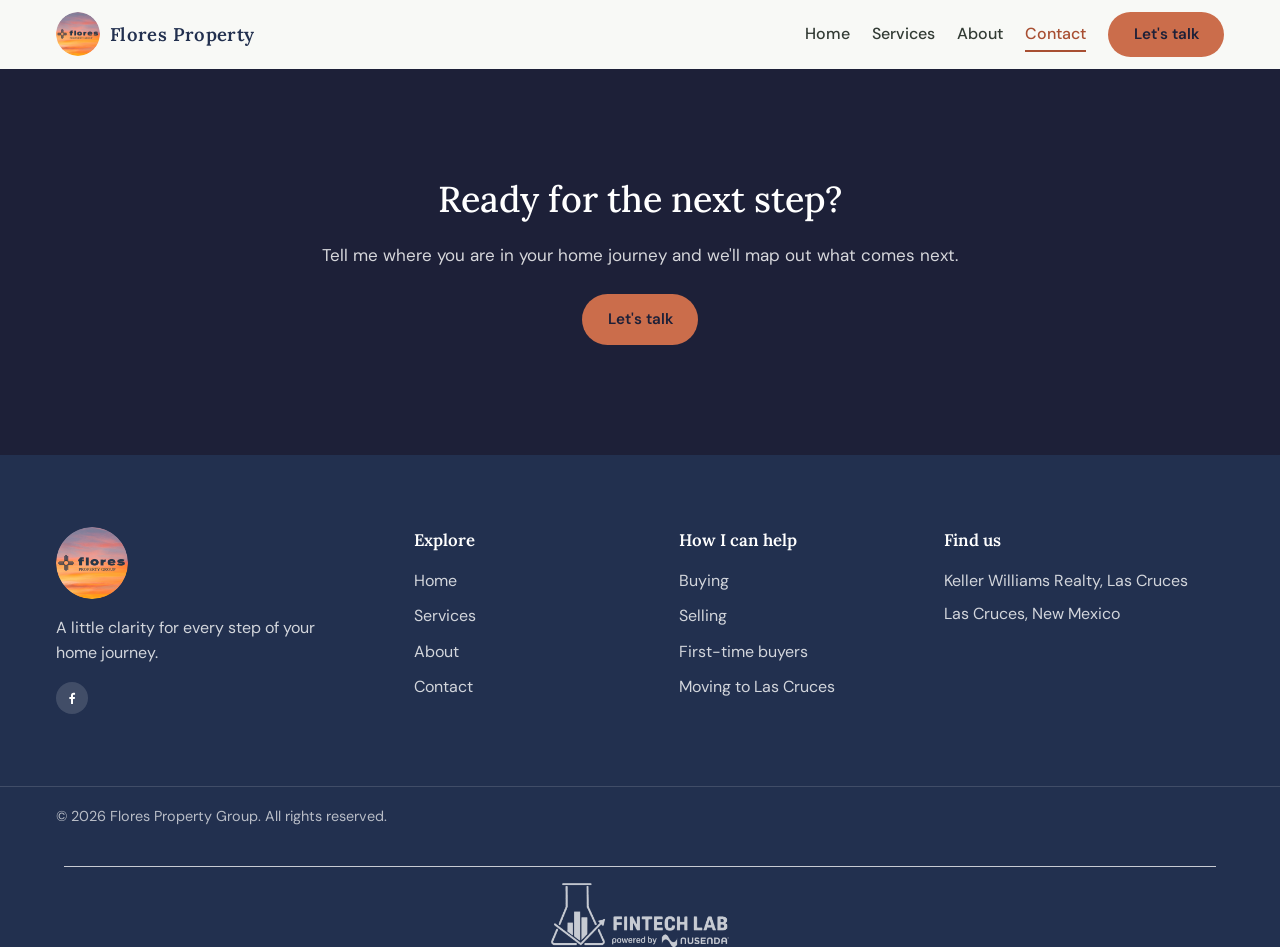
<file: docs/contact.html>
<!DOCTYPE html>
<html lang="en">
<head>
<meta charset="UTF-8"/>
<meta name="viewport" content="width=device-width, initial-scale=1.0"/>
<link rel="icon" href="./favicon.ico" sizes="any"/>
<link rel="shortcut icon" href="./favicon.ico"/>
<link rel="icon" type="image/x-icon" href="./favicon.ico"/>
<link rel="icon" type="image/png" sizes="48x48" href="./favicon-48x48.png"/>
<link rel="icon" type="image/png" sizes="96x96" href="./favicon-96x96.png"/>
<link rel="icon" type="image/png" sizes="192x192" href="./favicon-192x192.png"/>
<link rel="apple-touch-icon" href="./apple-touch-icon.png"/>
<title>Flores Property · Las Cruces, NM Real Estate</title>
<meta name="description" content="Anela Flores helps buyers and sellers across Las Cruces, New Mexico with calm, clear guidance from first showing to closing day."/>
<link rel="preconnect" href="https://fonts.googleapis.com"/>
<link rel="preconnect" href="https://fonts.gstatic.com" crossorigin/>
<link href="https://fonts.googleapis.com/css2?family=Lora:ital,wght@0,700;1,700&family=DM%20Sans:wght@400;700&display=swap" rel="stylesheet"/>
<style>
/* styles.css — layout, type scale, and motion for the custom clone.
   Mobile-first: base rules target the narrowest width; min-width media queries scale up.
   Emulates the reference's structure/spacing/type/breakpoints/motion only — no reference
   copy, brand, photos or colors-as-identity are reproduced; palette comes from config.yml theme. */
@import url('https://fonts.googleapis.com/css2?family=DM+Sans:wght@400;500;600;700&family=Lora:wght@400;500;600&display=swap');

:root {
  --font-display: "Lora", Georgia, serif;
  --font-body: "DM Sans", system-ui, -apple-system, Arial, sans-serif;

  --c-text: #333c35;
  --c-muted: #5d675f;
  --c-accent: #a84f32;      /* terracotta, text-safe */
  --c-sunset: #cb6d4b;      /* terracotta, decorative/buttons on dark */
  --c-primary: #22304f;     /* logo navy */
  --c-bg: #f8f9f6;
  --c-surface: #f3eee5;     /* warm sand tint */
  --c-sand: #f1c9a5;        /* sunset peach */
  --c-dark: #1d2038;        /* dusk */
  --c-on-dark: #ffffff;
  --c-border: #e3dccf;

  --maxw: 1200px;
  --gutter: 16px;
  --radius: 14px;
  --radius-pill: 999px;
  --shadow: 0 10px 30px rgba(20, 30, 50, 0.10);

  --ease: cubic-bezier(0.22, 1, 0.36, 1);
  --reveal-dur: 600ms;
}

* { box-sizing: border-box; }
html { -webkit-text-size-adjust: 100%; scroll-behavior: smooth; }
body {
  margin: 0;
  font-family: var(--font-body);
  font-size: 16px;
  line-height: 1.6;
  color: var(--c-text);
  background: var(--c-bg);
}
img { max-width: 100%; display: block; }
a { color: inherit; text-decoration: none; }

.container { width: 100%; max-width: var(--maxw); margin-inline: auto; padding-inline: var(--gutter); }
.center { text-align: center; }

/* ---- Type scale (mobile-first, fluid with clamp) ---- */
.hero-headline { font-family: var(--font-display); font-weight: 500; line-height: 1.08; margin: 0 0 .5em;
  font-size: clamp(2.1rem, 6vw, 3.75rem); }                 /* ~34 → 60px */
.section-title { font-family: var(--font-display); font-weight: 500; line-height: 1.15; margin: 0 0 .6em;
  font-size: clamp(1.6rem, 4vw, 2.25rem); }                 /* ~26 → 36px */
.card-title { font-family: var(--font-display); font-weight: 500; margin: 0 0 .4em;
  font-size: clamp(1.25rem, 2.4vw, 1.58rem); }              /* ~20 → 25px */
.subheading { font-family: var(--font-display); font-weight: 500; margin: 0 0 .4em; font-size: 1.125rem; }
.eyebrow { text-transform: uppercase; letter-spacing: .14em; font-size: .78rem; font-weight: 600;
  color: var(--c-accent); margin: 0 0 1em; }
.eyebrow-on-dark { color: var(--c-sand); }
.lede { font-size: 1.0625rem; color: var(--c-muted); margin: 0 0 1.5em; }
.body-text { margin: 0 0 1em; color: var(--c-text); }
.on-dark { color: var(--c-on-dark); }
.on-dark.lede, .on-dark + .lede { color: rgba(255,255,255,.82); }

/* ---- Sections ---- */
.section { padding-block: clamp(48px, 8vw, 96px); }
.section-surface { background: var(--c-surface); }
.section-dark { background: var(--c-dark); color: var(--c-on-dark); padding-block: clamp(56px, 9vw, 110px); }
.section-primary { background: var(--c-primary); color: var(--c-on-dark); }
.section-foot { margin-top: clamp(28px, 4vw, 44px); }

/* ---- Buttons ---- */
.btn { display: inline-flex; align-items: center; gap: .5em; font-weight: 600; font-size: .95rem;
  padding: .8em 1.6em; border-radius: var(--radius-pill); border: 1.5px solid transparent;
  cursor: pointer; transition: transform .2s var(--ease), background .2s var(--ease), color .2s var(--ease), box-shadow .2s var(--ease); }
.btn-primary { background: var(--c-primary); color: #fff; }
.btn-primary:hover { transform: scale(1.03); box-shadow: var(--shadow); }
.btn-outline { border-color: var(--c-primary); color: var(--c-primary); background: transparent; }
.btn-outline:hover { background: var(--c-primary); color: #fff; }
.btn-outline-on-dark { border-color: rgba(255,255,255,.7); color: #fff; background: transparent; }
.btn-outline-on-dark:hover { background: #fff; color: var(--c-dark); }
.btn-text { padding: .2em 0; color: var(--c-accent); font-weight: 600; border-radius: 0; position: relative; }
.btn-text::after { content: "→"; margin-left: .4em; transition: margin-left .2s var(--ease); }
.btn-text:hover::after { margin-left: .7em; }

/* ---- Nav ---- */
.site-nav { position: sticky; top: 0; z-index: 50; background: rgba(248,249,246,.94);
  backdrop-filter: saturate(140%) blur(8px); transition: box-shadow .25s var(--ease), background .25s var(--ease); }
.site-nav.is-scrolled { box-shadow: 0 2px 14px rgba(20,30,50,.10); background: #fff; }
.nav-inner { max-width: var(--maxw); margin-inline: auto; padding: 12px var(--gutter);
  display: flex; align-items: center; justify-content: space-between; gap: 16px; }
.nav-logo { display: inline-flex; align-items: center; gap: 10px; }
.nav-logo img { height: 40px; width: auto; }
.nav-brand { font-family: var(--font-display); font-weight: 600; font-size: 1.15rem; color: var(--c-primary);
  letter-spacing: .02em; }
.nav-menu { display: flex; align-items: center; gap: 22px; }
.nav-links { list-style: none; display: flex; gap: 22px; margin: 0; padding: 0; }
.nav-links a { font-weight: 500; color: var(--c-text); padding: 6px 0; position: relative; }
.nav-links a:hover,
body[data-page="home"] .nav-links a[data-nav-page="home"],
body[data-page="services"] .nav-links a[data-nav-page="services"],
body[data-page="about"] .nav-links a[data-nav-page="about"],
body[data-page="contact"] .nav-links a[data-nav-page="contact"] { color: var(--c-accent); }
.nav-links a:hover::after,
body[data-page="home"] .nav-links a[data-nav-page="home"]::after,
body[data-page="services"] .nav-links a[data-nav-page="services"]::after,
body[data-page="about"] .nav-links a[data-nav-page="about"]::after,
body[data-page="contact"] .nav-links a[data-nav-page="contact"]::after { content: ""; position: absolute; left: 0; right: 0; bottom: -2px; height: 2px; background: var(--c-accent); }
.has-dropdown > a::after { content: "⌄"; margin-left: .35em; color: var(--c-muted); font-size: .8em; }
.nav-cta { padding-block: .6em; }
.nav-toggle { display: none; flex-direction: column; gap: 5px; background: none; border: 0; padding: 8px; cursor: pointer; }
.nav-toggle span { width: 24px; height: 2px; background: var(--c-primary); border-radius: 2px; transition: .25s var(--ease); }

/* ---- Hero ---- */
.hero { position: relative; min-height: clamp(460px, 78vh, 760px); display: flex; align-items: center;
  overflow: hidden; color: #fff; background: #7a594d; }
.hero-bg { position: absolute; inset: 0; width: 100%; height: 100%; object-fit: cover; }
.hero-overlay { position: absolute; inset: 0; background: linear-gradient(180deg, rgba(29,32,56,.10), rgba(29,32,56,.62)); }
.hero-content { position: relative; z-index: 2; text-align: center; max-width: 760px; padding-block: 80px 120px; }
.hero-subhead { font-size: 1.0625rem; color: rgba(255,255,255,.88); margin: 0 auto 1.8em; max-width: 44ch; }
.hero-ctas { display: flex; flex-wrap: wrap; gap: 14px; justify-content: center; }
.hero-arc { position: absolute; left: -5%; right: -5%; bottom: -1px; height: 90px; z-index: 2;
  background: var(--c-sand); border-radius: 100% 100% 0 0 / 100% 100% 0 0; }

/* ---- Split (intro / about) ---- */
.split { display: grid; gap: clamp(28px, 5vw, 60px); align-items: center; grid-template-columns: 1fr; }
.rounded-media { background: #414a67; aspect-ratio: 3 / 2; border-radius: var(--radius); box-shadow: var(--shadow); width: 100%; object-fit: cover; }

/* ---- Grids ---- */
.grid { display: grid; gap: clamp(18px, 2.5vw, 28px); grid-template-columns: 1fr; }

/* ---- Cards ---- */
.card { background: var(--c-bg); border-radius: var(--radius); }
.card-bordered { border: 1px solid var(--c-border); padding: 28px; transition: transform .2s var(--ease), box-shadow .2s var(--ease); }
.card-bordered:hover { transform: translateY(-4px); box-shadow: var(--shadow); }
.card-listing { overflow: hidden; border: 1px solid var(--c-border); transition: transform .2s var(--ease), box-shadow .2s var(--ease); }
.card-listing:hover { transform: translateY(-4px); box-shadow: var(--shadow); }
.card-media { aspect-ratio: 16 / 10; object-fit: cover; width: 100%; }
.card-pad { padding: 22px 24px 26px; }
.card-body { color: var(--c-muted); margin: 0 0 1em; }
.card-quote { border: 1px solid var(--c-border); padding: 28px; }
.card-quote blockquote { margin: 0 0 1em; font-size: 1.02rem; color: var(--c-text); }
.card-quote figcaption { font-family: var(--font-display); font-weight: 600; color: var(--c-primary); }

/* ---- Footer ---- */
.footer-grid { display: grid; gap: 32px; padding-block: clamp(44px, 7vw, 72px); grid-template-columns: 1fr; }
.footer-logo img { height: 72px; background: #fff; border-radius: 10px; padding: 10px; }
.footer-tagline { color: rgba(255,255,255,.80); margin: 16px 0; max-width: 24ch; }
.footer-socials { list-style: none; display: flex; gap: 12px; padding: 0; margin: 0; }
.social-dot { display: flex; align-items: center; justify-content: center; width: 32px; height: 32px; border-radius: 50%; background: rgba(255,255,255,.14); color: #fff; }
.footer-socials a:hover .social-dot { background: var(--c-accent); }
.footer-col-title { font-family: var(--font-display); font-weight: 600; font-size: 1.05rem; margin: 0 0 14px; color: #fff; }
.footer-col ul { list-style: none; padding: 0; margin: 0; display: grid; gap: 10px; }
.footer-col a, .footer-contact p { color: rgba(255,255,255,.80); }
.footer-col a:hover { color: #fff; }
.footer-contact p { margin: 0 0 8px; }
.footer-bar { border-top: 1px solid rgba(255,255,255,.14); }
.footer-bar-inner { display: flex; flex-direction: column; gap: 12px; padding-block: 18px; }
.footer-copy { color: rgba(255,255,255,.68); margin: 0; font-size: .9rem; }
.footer-legal { list-style: none; display: flex; flex-wrap: wrap; gap: 18px; padding: 0; margin: 0; font-size: .9rem; }
.footer-legal a { color: rgba(255,255,255,.68); }
.footer-legal a:hover { color: #fff; }

/* ---- Reveal-on-scroll motion ---- */
[data-reveal] { opacity: 0; transform: translateY(16px); transition: opacity var(--reveal-dur) var(--ease), transform var(--reveal-dur) var(--ease); }
[data-reveal].is-visible { opacity: 1; transform: none; }

/* ======================= Breakpoints (min-width, mobile-first) ======================= */
@media (min-width: 640px) {
  .grid-3, .grid-4 { grid-template-columns: repeat(2, 1fr); }
  .footer-bar-inner { flex-direction: row; align-items: center; justify-content: space-between; }
}
@media (min-width: 768px) {
  .split { grid-template-columns: 1fr 1fr; }
  .footer-grid { grid-template-columns: 1.4fr 1fr 1fr 1.2fr; }
}
@media (min-width: 1024px) {
  .grid-3 { grid-template-columns: repeat(3, 1fr); }
  .grid-4 { grid-template-columns: repeat(4, 1fr); }
  /* image-side control for split layouts */
  .split-media-left .split-media { order: -1; }
}

/* ---- Mobile nav drawer (below md) ---- */
@media (max-width: 767.98px) {
  .nav-toggle { display: flex; }
  .nav-menu { position: fixed; inset: 0 0 0 auto; width: min(82vw, 320px); background: #fff;
    flex-direction: column; align-items: flex-start; gap: 18px; padding: 88px 28px 28px;
    box-shadow: -8px 0 30px rgba(20,30,50,.18); transform: translateX(100%); transition: transform .3s var(--ease); }
  .nav-menu.is-open { transform: none; }
  .nav-links { flex-direction: column; gap: 18px; width: 100%; }
  [data-nav].is-menu-open .nav-toggle span:nth-child(1) { transform: translateY(7px) rotate(45deg); }
  [data-nav].is-menu-open .nav-toggle span:nth-child(2) { opacity: 0; }
  [data-nav].is-menu-open .nav-toggle span:nth-child(3) { transform: translateY(-7px) rotate(-45deg); }
}

@media (prefers-reduced-motion: reduce) {
  * { scroll-behavior: auto; }
  [data-reveal] { opacity: 1; transform: none; transition: none; }
  .btn, .card-bordered, .card-listing { transition: none; }
}

/* ---- Flores brand ---- */
.hero .btn-primary, .section-dark .btn-primary, .nav-cta { background: var(--c-sunset); color: #1d2038; }
.hero .btn-primary:hover, .section-dark .btn-primary:hover, .nav-cta:hover { background: #d98562; }
.nav-logo img { height: 44px; border-radius: 50%; }
.footer-logo img { height: 72px; width: 72px; border-radius: 50%; background: transparent; padding: 0; }

:root {
  --font-display: 'Lora';
  --font-body: 'DM Sans';
  --color-text: #333c35;
  --color-muted: #5d675f;
  --color-accent: #a84f32;
  --color-background: #f8f9f6;
  --color-surface: #f3eee5;
  --color-eclub: #5d675f;
  --color-eclub-btn: #f3eee5;
  --color-link: #a84f32;
  --hero-image: url('./images/las-cruces-organs-hero.jpg');
}
</style>
</head>
<body data-page="contact">

<!-- nav — cloned structure (sticky top bar, left logo, right links, pill CTA, mobile drawer).
     Links mirror config.yml project.pages so the editor derives nav from pages, not a link list. -->
<header class="site-nav" data-halite-section="nav" data-nav>
  <div class="nav-inner">
    <a class="nav-logo" href="index.html" aria-label="Home">
      <img data-halite-path='["custom","brand","logo"]' data-halite-image="true" src="./images/flores-logo.png" alt="Flores Property Group logo"/>
      <span data-halite-path='["custom","brand","name"]' class="nav-brand">Flores Property</span>
    </a>

    <button class="nav-toggle" type="button" aria-label="Open menu" aria-expanded="false" data-nav-toggle>
      <span></span><span></span><span></span>
    </button>

    <nav class="nav-menu" data-nav-menu aria-label="Primary">
      <ul class="nav-links">
        <li><a href="index.html" data-nav-page="home">Home</a></li>
        <li><a href="services.html" data-nav-page="services">Services</a></li>
        <li><a href="about.html" data-nav-page="about">About</a></li>
        <li><a href="contact.html" data-nav-page="contact">Contact</a></li>
      </ul>
      <a data-halite-path='["custom","nav","ctaLabel"]' class="btn btn-primary nav-cta" href="contact.html">Let&#39;s talk</a>
    </nav>
  </div>
</header>


<main>

<!-- ctaBand — full-width dark band, centered heading + body + single button. -->
<section class="cta-band section-dark" data-halite-section="ctaBand">
  <div class="container center" data-reveal>
    <h2 data-halite-path='["custom","ctaBand","heading"]' class="section-title on-dark">Ready for the next step?</h2>
    <p data-halite-path='["custom","ctaBand","body"]' class="lede on-dark">Tell me where you are in your home journey and we&#39;ll map out what comes next.</p>
    <a data-halite-path='["custom","ctaBand","ctaLabel"]' class="btn btn-primary" href="contact.html">Let&#39;s talk</a>
  </div>
</section>


</main>

<!-- footer — navy footer: logo + tagline + social row, three link columns, then a legal bar.
     Link hrefs are structural (relative in-site URLs); only labels/text are editable fields. -->
<footer class="site-footer section-primary" data-halite-section="footer">
  <div class="container footer-grid">
    <div class="footer-brand">
      <a class="footer-logo" href="index.html" aria-label="Home">
        <img data-halite-path='["custom","brand","logo"]' data-halite-image="true" src="./images/flores-logo.png" alt="Flores Property Group logo"/>
      </a>
      <p data-halite-path='["custom","footer","tagline"]' class="footer-tagline">A little clarity for every step of your home journey.</p>
      <ul class="footer-socials" aria-label="Social links">
        <li><a href="https://www.facebook.com/livinginlascruces/" aria-label="Facebook" rel="noopener" target="_blank"><span class="social-dot"><svg viewBox="0 0 24 24" width="16" height="16" fill="currentColor" aria-hidden="true"><path d="M13.5 21v-7.5h2.6l.4-3h-3V8.6c0-.9.3-1.5 1.5-1.5h1.6V4.4c-.3 0-1.2-.1-2.3-.1-2.3 0-3.8 1.4-3.8 3.9v2.3H8v3h2.5V21h3z"/></svg></span></a></li>
      </ul>
    </div>

    <nav class="footer-col" aria-label="Footer column one">
      <h4 data-halite-path='["custom","footer","columns","0","title"]' class="footer-col-title">Explore</h4>
      <ul>
        <li><a data-halite-path='["custom","footer","columns","0","links","0","label"]' href="index.html">Home</a></li>
        <li><a data-halite-path='["custom","footer","columns","0","links","1","label"]' href="services.html">Services</a></li>
        <li><a data-halite-path='["custom","footer","columns","0","links","2","label"]' href="about.html">About</a></li>
        <li><a data-halite-path='["custom","footer","columns","0","links","3","label"]' href="contact.html">Contact</a></li>
      </ul>
    </nav>

    <nav class="footer-col" aria-label="Footer column two">
      <h4 data-halite-path='["custom","footer","columns","1","title"]' class="footer-col-title">How I can help</h4>
      <ul>
        <li><a data-halite-path='["custom","footer","columns","1","links","0","label"]' href="services.html">Buying</a></li>
        <li><a data-halite-path='["custom","footer","columns","1","links","1","label"]' href="services.html">Selling</a></li>
        <li><a data-halite-path='["custom","footer","columns","1","links","2","label"]' href="services.html">First-time buyers</a></li>
        <li><a data-halite-path='["custom","footer","columns","1","links","3","label"]' href="services.html">Moving to Las Cruces</a></li>
      </ul>
    </nav>

    <div class="footer-col footer-contact">
      <h4 data-halite-path='["custom","footer","columns","2","title"]' class="footer-col-title">Find us</h4>
      <p data-halite-path='["custom","footer","contact","brokerage"]'>Keller Williams Realty, Las Cruces</p>
      <p data-halite-path='["custom","footer","contact","address"]'>Las Cruces, New Mexico</p>
    </div>
  </div>

  <div class="footer-bar">
    <div class="container footer-bar-inner">
      <p data-halite-path='["custom","footer","copyright"]' class="footer-copy">© 2026 Flores Property Group. All rights reserved.</p>
    </div>
  </div>

  <div class="bb-footer-credit" style="margin:1.25rem auto 0;padding-top:1rem;border-top:1px solid currentColor;max-width:90%;text-align:center;font-size:0.75rem;line-height:1.6;letter-spacing:0.02em;opacity:0.75;">
    <a href="https://arrowheadcenter.nmsu.edu/program/nusenda_fintech_lab/index.html" target="_blank" rel="noopener noreferrer"><img src="./images/fintech-lab-logo.png" alt="Fintech Lab powered by Nusenda Credit Union" style="display:inline-block;height:4rem;width:auto;vertical-align:middle;"></a>
  </div>
</footer>


<script>
window.__HALITE_MENU__ = {"categories":[],"categoriesEs":[]};
/* scripts.js — interaction + motion for the custom clone.
   (1) sticky nav gains a shadow after scroll, (2) mobile hamburger opens the drawer,
   (3) reveal-on-scroll via IntersectionObserver with a staggered delay per section.
   All progressive enhancement: the page is fully readable with JS disabled. */
(function () {
  "use strict";

  var reduceMotion = window.matchMedia && window.matchMedia("(prefers-reduced-motion: reduce)").matches;

  function onReady(fn) {
    if (document.readyState !== "loading") fn();
    else document.addEventListener("DOMContentLoaded", fn);
  }

  onReady(function () {
    /* 1. Sticky nav shadow on scroll */
    var nav = document.querySelector("[data-nav]");
    if (nav) {
      var onScroll = function () { nav.classList.toggle("is-scrolled", window.scrollY > 8); };
      onScroll();
      window.addEventListener("scroll", onScroll, { passive: true });
    }

    /* 2. Mobile menu toggle */
    var toggle = document.querySelector("[data-nav-toggle]");
    var menu = document.querySelector("[data-nav-menu]");
    if (toggle && menu && nav) {
      var setOpen = function (open) {
        menu.classList.toggle("is-open", open);
        nav.classList.toggle("is-menu-open", open);
        toggle.setAttribute("aria-expanded", open ? "true" : "false");
      };
      toggle.addEventListener("click", function () {
        setOpen(!menu.classList.contains("is-open"));
      });
      menu.addEventListener("click", function (e) {
        if (e.target.closest("a")) setOpen(false);
      });
      document.addEventListener("keydown", function (e) {
        if (e.key === "Escape") setOpen(false);
      });
    }

    /* 3. Reveal-on-scroll, staggered within each section */
    var reveal = Array.prototype.slice.call(document.querySelectorAll("[data-reveal]"));
    if (reduceMotion || !("IntersectionObserver" in window)) {
      reveal.forEach(function (el) { el.classList.add("is-visible"); });
      return;
    }
    var io = new IntersectionObserver(function (entries) {
      entries.forEach(function (entry) {
        if (!entry.isIntersecting) return;
        var el = entry.target;
        var siblings = Array.prototype.slice.call(
          (el.closest("section") || document).querySelectorAll("[data-reveal]")
        );
        var i = Math.max(0, siblings.indexOf(el));
        el.style.transitionDelay = Math.min(i, 6) * 80 + "ms";
        el.classList.add("is-visible");
        io.unobserve(el);
      });
    }, { threshold: 0.12, rootMargin: "0px 0px -8% 0px" });
    reveal.forEach(function (el) { io.observe(el); });
  });
})();

</script>

</body>
</html>
</file>
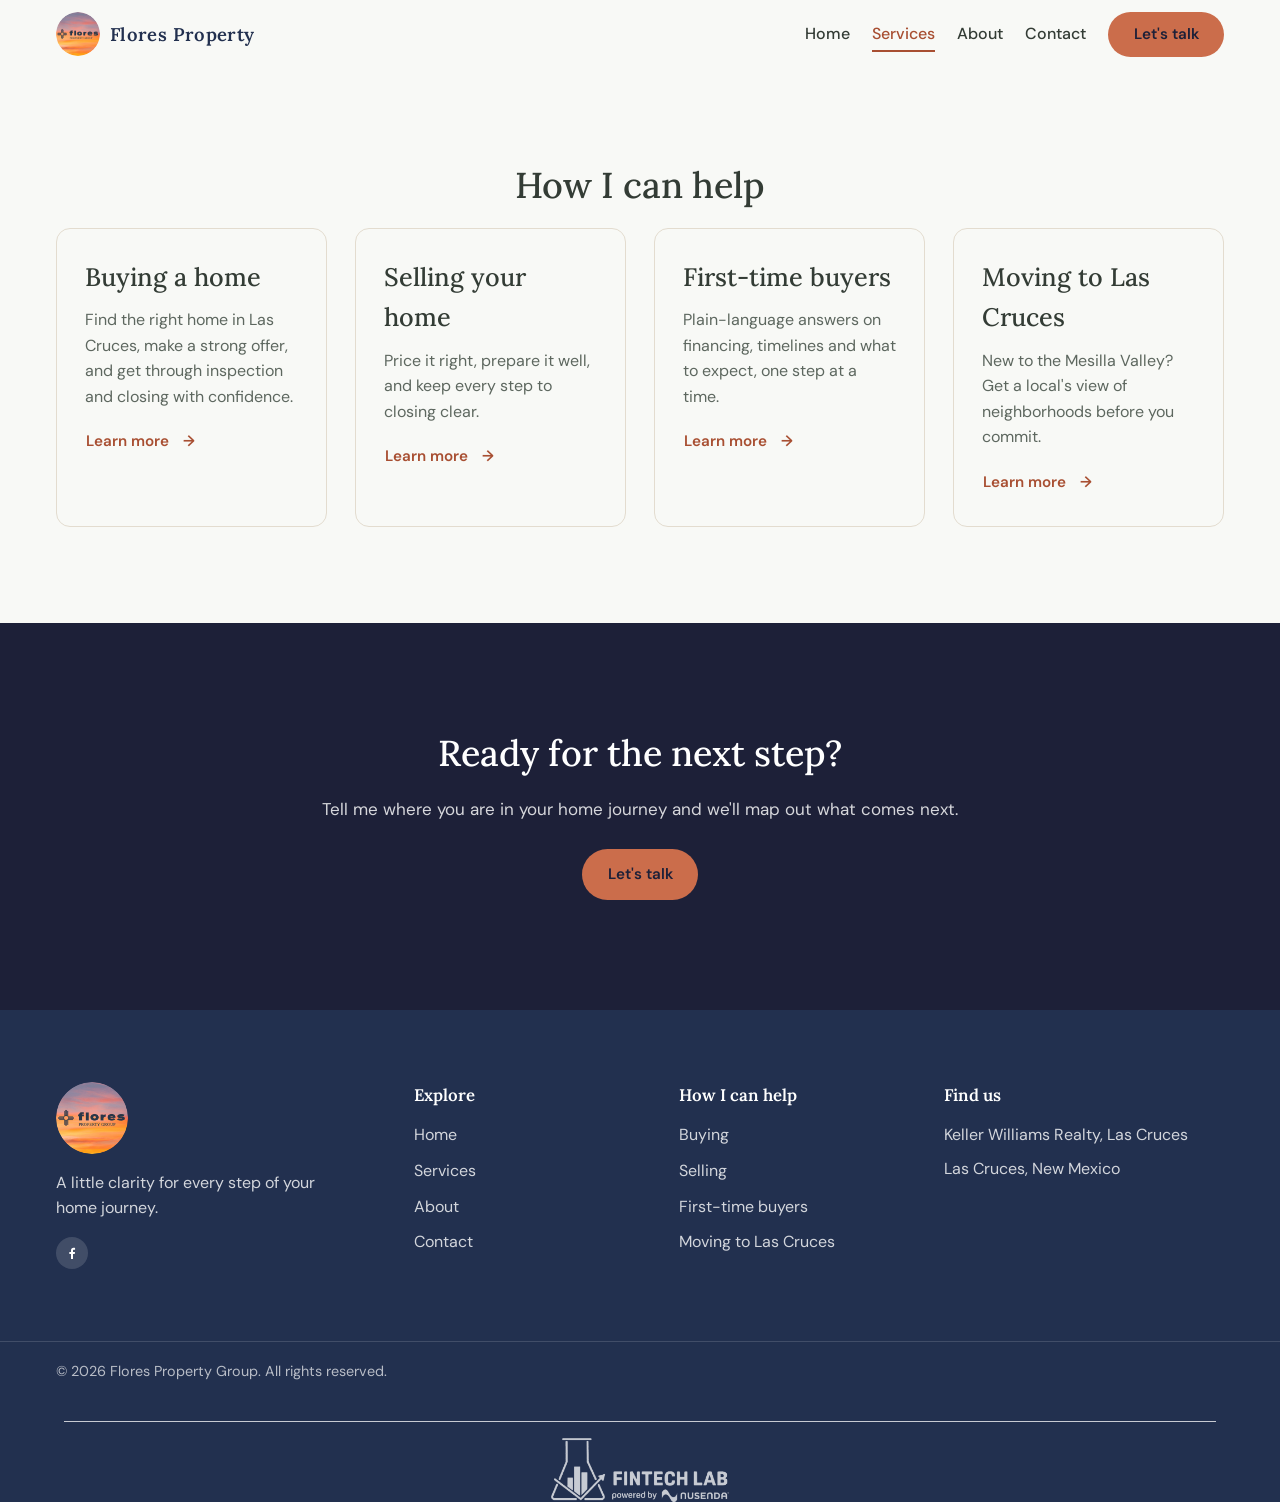
<file: docs/services.html>
<!DOCTYPE html>
<html lang="en">
<head>
<meta charset="UTF-8"/>
<meta name="viewport" content="width=device-width, initial-scale=1.0"/>
<link rel="icon" href="./favicon.ico" sizes="any"/>
<link rel="shortcut icon" href="./favicon.ico"/>
<link rel="icon" type="image/x-icon" href="./favicon.ico"/>
<link rel="icon" type="image/png" sizes="48x48" href="./favicon-48x48.png"/>
<link rel="icon" type="image/png" sizes="96x96" href="./favicon-96x96.png"/>
<link rel="icon" type="image/png" sizes="192x192" href="./favicon-192x192.png"/>
<link rel="apple-touch-icon" href="./apple-touch-icon.png"/>
<title>Flores Property · Las Cruces, NM Real Estate</title>
<meta name="description" content="Anela Flores helps buyers and sellers across Las Cruces, New Mexico with calm, clear guidance from first showing to closing day."/>
<link rel="preconnect" href="https://fonts.googleapis.com"/>
<link rel="preconnect" href="https://fonts.gstatic.com" crossorigin/>
<link href="https://fonts.googleapis.com/css2?family=Lora:ital,wght@0,700;1,700&family=DM%20Sans:wght@400;700&display=swap" rel="stylesheet"/>
<style>
/* styles.css — layout, type scale, and motion for the custom clone.
   Mobile-first: base rules target the narrowest width; min-width media queries scale up.
   Emulates the reference's structure/spacing/type/breakpoints/motion only — no reference
   copy, brand, photos or colors-as-identity are reproduced; palette comes from config.yml theme. */
@import url('https://fonts.googleapis.com/css2?family=DM+Sans:wght@400;500;600;700&family=Lora:wght@400;500;600&display=swap');

:root {
  --font-display: "Lora", Georgia, serif;
  --font-body: "DM Sans", system-ui, -apple-system, Arial, sans-serif;

  --c-text: #333c35;
  --c-muted: #5d675f;
  --c-accent: #a84f32;      /* terracotta, text-safe */
  --c-sunset: #cb6d4b;      /* terracotta, decorative/buttons on dark */
  --c-primary: #22304f;     /* logo navy */
  --c-bg: #f8f9f6;
  --c-surface: #f3eee5;     /* warm sand tint */
  --c-sand: #f1c9a5;        /* sunset peach */
  --c-dark: #1d2038;        /* dusk */
  --c-on-dark: #ffffff;
  --c-border: #e3dccf;

  --maxw: 1200px;
  --gutter: 16px;
  --radius: 14px;
  --radius-pill: 999px;
  --shadow: 0 10px 30px rgba(20, 30, 50, 0.10);

  --ease: cubic-bezier(0.22, 1, 0.36, 1);
  --reveal-dur: 600ms;
}

* { box-sizing: border-box; }
html { -webkit-text-size-adjust: 100%; scroll-behavior: smooth; }
body {
  margin: 0;
  font-family: var(--font-body);
  font-size: 16px;
  line-height: 1.6;
  color: var(--c-text);
  background: var(--c-bg);
}
img { max-width: 100%; display: block; }
a { color: inherit; text-decoration: none; }

.container { width: 100%; max-width: var(--maxw); margin-inline: auto; padding-inline: var(--gutter); }
.center { text-align: center; }

/* ---- Type scale (mobile-first, fluid with clamp) ---- */
.hero-headline { font-family: var(--font-display); font-weight: 500; line-height: 1.08; margin: 0 0 .5em;
  font-size: clamp(2.1rem, 6vw, 3.75rem); }                 /* ~34 → 60px */
.section-title { font-family: var(--font-display); font-weight: 500; line-height: 1.15; margin: 0 0 .6em;
  font-size: clamp(1.6rem, 4vw, 2.25rem); }                 /* ~26 → 36px */
.card-title { font-family: var(--font-display); font-weight: 500; margin: 0 0 .4em;
  font-size: clamp(1.25rem, 2.4vw, 1.58rem); }              /* ~20 → 25px */
.subheading { font-family: var(--font-display); font-weight: 500; margin: 0 0 .4em; font-size: 1.125rem; }
.eyebrow { text-transform: uppercase; letter-spacing: .14em; font-size: .78rem; font-weight: 600;
  color: var(--c-accent); margin: 0 0 1em; }
.eyebrow-on-dark { color: var(--c-sand); }
.lede { font-size: 1.0625rem; color: var(--c-muted); margin: 0 0 1.5em; }
.body-text { margin: 0 0 1em; color: var(--c-text); }
.on-dark { color: var(--c-on-dark); }
.on-dark.lede, .on-dark + .lede { color: rgba(255,255,255,.82); }

/* ---- Sections ---- */
.section { padding-block: clamp(48px, 8vw, 96px); }
.section-surface { background: var(--c-surface); }
.section-dark { background: var(--c-dark); color: var(--c-on-dark); padding-block: clamp(56px, 9vw, 110px); }
.section-primary { background: var(--c-primary); color: var(--c-on-dark); }
.section-foot { margin-top: clamp(28px, 4vw, 44px); }

/* ---- Buttons ---- */
.btn { display: inline-flex; align-items: center; gap: .5em; font-weight: 600; font-size: .95rem;
  padding: .8em 1.6em; border-radius: var(--radius-pill); border: 1.5px solid transparent;
  cursor: pointer; transition: transform .2s var(--ease), background .2s var(--ease), color .2s var(--ease), box-shadow .2s var(--ease); }
.btn-primary { background: var(--c-primary); color: #fff; }
.btn-primary:hover { transform: scale(1.03); box-shadow: var(--shadow); }
.btn-outline { border-color: var(--c-primary); color: var(--c-primary); background: transparent; }
.btn-outline:hover { background: var(--c-primary); color: #fff; }
.btn-outline-on-dark { border-color: rgba(255,255,255,.7); color: #fff; background: transparent; }
.btn-outline-on-dark:hover { background: #fff; color: var(--c-dark); }
.btn-text { padding: .2em 0; color: var(--c-accent); font-weight: 600; border-radius: 0; position: relative; }
.btn-text::after { content: "→"; margin-left: .4em; transition: margin-left .2s var(--ease); }
.btn-text:hover::after { margin-left: .7em; }

/* ---- Nav ---- */
.site-nav { position: sticky; top: 0; z-index: 50; background: rgba(248,249,246,.94);
  backdrop-filter: saturate(140%) blur(8px); transition: box-shadow .25s var(--ease), background .25s var(--ease); }
.site-nav.is-scrolled { box-shadow: 0 2px 14px rgba(20,30,50,.10); background: #fff; }
.nav-inner { max-width: var(--maxw); margin-inline: auto; padding: 12px var(--gutter);
  display: flex; align-items: center; justify-content: space-between; gap: 16px; }
.nav-logo { display: inline-flex; align-items: center; gap: 10px; }
.nav-logo img { height: 40px; width: auto; }
.nav-brand { font-family: var(--font-display); font-weight: 600; font-size: 1.15rem; color: var(--c-primary);
  letter-spacing: .02em; }
.nav-menu { display: flex; align-items: center; gap: 22px; }
.nav-links { list-style: none; display: flex; gap: 22px; margin: 0; padding: 0; }
.nav-links a { font-weight: 500; color: var(--c-text); padding: 6px 0; position: relative; }
.nav-links a:hover,
body[data-page="home"] .nav-links a[data-nav-page="home"],
body[data-page="services"] .nav-links a[data-nav-page="services"],
body[data-page="about"] .nav-links a[data-nav-page="about"],
body[data-page="contact"] .nav-links a[data-nav-page="contact"] { color: var(--c-accent); }
.nav-links a:hover::after,
body[data-page="home"] .nav-links a[data-nav-page="home"]::after,
body[data-page="services"] .nav-links a[data-nav-page="services"]::after,
body[data-page="about"] .nav-links a[data-nav-page="about"]::after,
body[data-page="contact"] .nav-links a[data-nav-page="contact"]::after { content: ""; position: absolute; left: 0; right: 0; bottom: -2px; height: 2px; background: var(--c-accent); }
.has-dropdown > a::after { content: "⌄"; margin-left: .35em; color: var(--c-muted); font-size: .8em; }
.nav-cta { padding-block: .6em; }
.nav-toggle { display: none; flex-direction: column; gap: 5px; background: none; border: 0; padding: 8px; cursor: pointer; }
.nav-toggle span { width: 24px; height: 2px; background: var(--c-primary); border-radius: 2px; transition: .25s var(--ease); }

/* ---- Hero ---- */
.hero { position: relative; min-height: clamp(460px, 78vh, 760px); display: flex; align-items: center;
  overflow: hidden; color: #fff; background: #7a594d; }
.hero-bg { position: absolute; inset: 0; width: 100%; height: 100%; object-fit: cover; }
.hero-overlay { position: absolute; inset: 0; background: linear-gradient(180deg, rgba(29,32,56,.10), rgba(29,32,56,.62)); }
.hero-content { position: relative; z-index: 2; text-align: center; max-width: 760px; padding-block: 80px 120px; }
.hero-subhead { font-size: 1.0625rem; color: rgba(255,255,255,.88); margin: 0 auto 1.8em; max-width: 44ch; }
.hero-ctas { display: flex; flex-wrap: wrap; gap: 14px; justify-content: center; }
.hero-arc { position: absolute; left: -5%; right: -5%; bottom: -1px; height: 90px; z-index: 2;
  background: var(--c-sand); border-radius: 100% 100% 0 0 / 100% 100% 0 0; }

/* ---- Split (intro / about) ---- */
.split { display: grid; gap: clamp(28px, 5vw, 60px); align-items: center; grid-template-columns: 1fr; }
.rounded-media { background: #414a67; aspect-ratio: 3 / 2; border-radius: var(--radius); box-shadow: var(--shadow); width: 100%; object-fit: cover; }

/* ---- Grids ---- */
.grid { display: grid; gap: clamp(18px, 2.5vw, 28px); grid-template-columns: 1fr; }

/* ---- Cards ---- */
.card { background: var(--c-bg); border-radius: var(--radius); }
.card-bordered { border: 1px solid var(--c-border); padding: 28px; transition: transform .2s var(--ease), box-shadow .2s var(--ease); }
.card-bordered:hover { transform: translateY(-4px); box-shadow: var(--shadow); }
.card-listing { overflow: hidden; border: 1px solid var(--c-border); transition: transform .2s var(--ease), box-shadow .2s var(--ease); }
.card-listing:hover { transform: translateY(-4px); box-shadow: var(--shadow); }
.card-media { aspect-ratio: 16 / 10; object-fit: cover; width: 100%; }
.card-pad { padding: 22px 24px 26px; }
.card-body { color: var(--c-muted); margin: 0 0 1em; }
.card-quote { border: 1px solid var(--c-border); padding: 28px; }
.card-quote blockquote { margin: 0 0 1em; font-size: 1.02rem; color: var(--c-text); }
.card-quote figcaption { font-family: var(--font-display); font-weight: 600; color: var(--c-primary); }

/* ---- Footer ---- */
.footer-grid { display: grid; gap: 32px; padding-block: clamp(44px, 7vw, 72px); grid-template-columns: 1fr; }
.footer-logo img { height: 72px; background: #fff; border-radius: 10px; padding: 10px; }
.footer-tagline { color: rgba(255,255,255,.80); margin: 16px 0; max-width: 24ch; }
.footer-socials { list-style: none; display: flex; gap: 12px; padding: 0; margin: 0; }
.social-dot { display: flex; align-items: center; justify-content: center; width: 32px; height: 32px; border-radius: 50%; background: rgba(255,255,255,.14); color: #fff; }
.footer-socials a:hover .social-dot { background: var(--c-accent); }
.footer-col-title { font-family: var(--font-display); font-weight: 600; font-size: 1.05rem; margin: 0 0 14px; color: #fff; }
.footer-col ul { list-style: none; padding: 0; margin: 0; display: grid; gap: 10px; }
.footer-col a, .footer-contact p { color: rgba(255,255,255,.80); }
.footer-col a:hover { color: #fff; }
.footer-contact p { margin: 0 0 8px; }
.footer-bar { border-top: 1px solid rgba(255,255,255,.14); }
.footer-bar-inner { display: flex; flex-direction: column; gap: 12px; padding-block: 18px; }
.footer-copy { color: rgba(255,255,255,.68); margin: 0; font-size: .9rem; }
.footer-legal { list-style: none; display: flex; flex-wrap: wrap; gap: 18px; padding: 0; margin: 0; font-size: .9rem; }
.footer-legal a { color: rgba(255,255,255,.68); }
.footer-legal a:hover { color: #fff; }

/* ---- Reveal-on-scroll motion ---- */
[data-reveal] { opacity: 0; transform: translateY(16px); transition: opacity var(--reveal-dur) var(--ease), transform var(--reveal-dur) var(--ease); }
[data-reveal].is-visible { opacity: 1; transform: none; }

/* ======================= Breakpoints (min-width, mobile-first) ======================= */
@media (min-width: 640px) {
  .grid-3, .grid-4 { grid-template-columns: repeat(2, 1fr); }
  .footer-bar-inner { flex-direction: row; align-items: center; justify-content: space-between; }
}
@media (min-width: 768px) {
  .split { grid-template-columns: 1fr 1fr; }
  .footer-grid { grid-template-columns: 1.4fr 1fr 1fr 1.2fr; }
}
@media (min-width: 1024px) {
  .grid-3 { grid-template-columns: repeat(3, 1fr); }
  .grid-4 { grid-template-columns: repeat(4, 1fr); }
  /* image-side control for split layouts */
  .split-media-left .split-media { order: -1; }
}

/* ---- Mobile nav drawer (below md) ---- */
@media (max-width: 767.98px) {
  .nav-toggle { display: flex; }
  .nav-menu { position: fixed; inset: 0 0 0 auto; width: min(82vw, 320px); background: #fff;
    flex-direction: column; align-items: flex-start; gap: 18px; padding: 88px 28px 28px;
    box-shadow: -8px 0 30px rgba(20,30,50,.18); transform: translateX(100%); transition: transform .3s var(--ease); }
  .nav-menu.is-open { transform: none; }
  .nav-links { flex-direction: column; gap: 18px; width: 100%; }
  [data-nav].is-menu-open .nav-toggle span:nth-child(1) { transform: translateY(7px) rotate(45deg); }
  [data-nav].is-menu-open .nav-toggle span:nth-child(2) { opacity: 0; }
  [data-nav].is-menu-open .nav-toggle span:nth-child(3) { transform: translateY(-7px) rotate(-45deg); }
}

@media (prefers-reduced-motion: reduce) {
  * { scroll-behavior: auto; }
  [data-reveal] { opacity: 1; transform: none; transition: none; }
  .btn, .card-bordered, .card-listing { transition: none; }
}

/* ---- Flores brand ---- */
.hero .btn-primary, .section-dark .btn-primary, .nav-cta { background: var(--c-sunset); color: #1d2038; }
.hero .btn-primary:hover, .section-dark .btn-primary:hover, .nav-cta:hover { background: #d98562; }
.nav-logo img { height: 44px; border-radius: 50%; }
.footer-logo img { height: 72px; width: 72px; border-radius: 50%; background: transparent; padding: 0; }

:root {
  --font-display: 'Lora';
  --font-body: 'DM Sans';
  --color-text: #333c35;
  --color-muted: #5d675f;
  --color-accent: #a84f32;
  --color-background: #f8f9f6;
  --color-surface: #f3eee5;
  --color-eclub: #5d675f;
  --color-eclub-btn: #f3eee5;
  --color-link: #a84f32;
  --hero-image: url('./images/las-cruces-organs-hero.jpg');
}
</style>
</head>
<body data-page="services">

<!-- nav — cloned structure (sticky top bar, left logo, right links, pill CTA, mobile drawer).
     Links mirror config.yml project.pages so the editor derives nav from pages, not a link list. -->
<header class="site-nav" data-halite-section="nav" data-nav>
  <div class="nav-inner">
    <a class="nav-logo" href="index.html" aria-label="Home">
      <img data-halite-path='["custom","brand","logo"]' data-halite-image="true" src="./images/flores-logo.png" alt="Flores Property Group logo"/>
      <span data-halite-path='["custom","brand","name"]' class="nav-brand">Flores Property</span>
    </a>

    <button class="nav-toggle" type="button" aria-label="Open menu" aria-expanded="false" data-nav-toggle>
      <span></span><span></span><span></span>
    </button>

    <nav class="nav-menu" data-nav-menu aria-label="Primary">
      <ul class="nav-links">
        <li><a href="index.html" data-nav-page="home">Home</a></li>
        <li><a href="services.html" data-nav-page="services">Services</a></li>
        <li><a href="about.html" data-nav-page="about">About</a></li>
        <li><a href="contact.html" data-nav-page="contact">Contact</a></li>
      </ul>
      <a data-halite-path='["custom","nav","ctaLabel"]' class="btn btn-primary nav-cta" href="contact.html">Let&#39;s talk</a>
    </nav>
  </div>
</header>


<main>

<!-- services — heading + 4-up bordered card grid (4 on desktop, 2 on tablet, 1 on mobile). -->
<section class="services section" data-halite-section="services">
  <div class="container">
    <h2 data-halite-path='["custom","services","heading"]' class="section-title center">How I can help</h2>
    <div class="grid grid-4">
      <article class="card card-bordered" data-reveal>
        <h3 data-halite-path='["custom","services","cards","0","title"]' class="card-title">Buying a home</h3>
        <p data-halite-path='["custom","services","cards","0","body"]' class="card-body">Find the right home in Las Cruces, make a strong offer, and get through inspection and closing with confidence.</p>
        <a data-halite-path='["custom","services","cards","0","ctaLabel"]' class="btn btn-text" href="services.html">Learn more</a>
      </article>
      <article class="card card-bordered" data-reveal>
        <h3 data-halite-path='["custom","services","cards","1","title"]' class="card-title">Selling your home</h3>
        <p data-halite-path='["custom","services","cards","1","body"]' class="card-body">Price it right, prepare it well, and keep every step to closing clear.</p>
        <a data-halite-path='["custom","services","cards","1","ctaLabel"]' class="btn btn-text" href="services.html">Learn more</a>
      </article>
      <article class="card card-bordered" data-reveal>
        <h3 data-halite-path='["custom","services","cards","2","title"]' class="card-title">First-time buyers</h3>
        <p data-halite-path='["custom","services","cards","2","body"]' class="card-body">Plain-language answers on financing, timelines and what to expect, one step at a time.</p>
        <a data-halite-path='["custom","services","cards","2","ctaLabel"]' class="btn btn-text" href="services.html">Learn more</a>
      </article>
      <article class="card card-bordered" data-reveal>
        <h3 data-halite-path='["custom","services","cards","3","title"]' class="card-title">Moving to Las Cruces</h3>
        <p data-halite-path='["custom","services","cards","3","body"]' class="card-body">New to the Mesilla Valley? Get a local&#39;s view of neighborhoods before you commit.</p>
        <a data-halite-path='["custom","services","cards","3","ctaLabel"]' class="btn btn-text" href="services.html">Learn more</a>
      </article>
    </div>
  </div>
</section>


<!-- ctaBand — full-width dark band, centered heading + body + single button. -->
<section class="cta-band section-dark" data-halite-section="ctaBand">
  <div class="container center" data-reveal>
    <h2 data-halite-path='["custom","ctaBand","heading"]' class="section-title on-dark">Ready for the next step?</h2>
    <p data-halite-path='["custom","ctaBand","body"]' class="lede on-dark">Tell me where you are in your home journey and we&#39;ll map out what comes next.</p>
    <a data-halite-path='["custom","ctaBand","ctaLabel"]' class="btn btn-primary" href="contact.html">Let&#39;s talk</a>
  </div>
</section>


</main>

<!-- footer — navy footer: logo + tagline + social row, three link columns, then a legal bar.
     Link hrefs are structural (relative in-site URLs); only labels/text are editable fields. -->
<footer class="site-footer section-primary" data-halite-section="footer">
  <div class="container footer-grid">
    <div class="footer-brand">
      <a class="footer-logo" href="index.html" aria-label="Home">
        <img data-halite-path='["custom","brand","logo"]' data-halite-image="true" src="./images/flores-logo.png" alt="Flores Property Group logo"/>
      </a>
      <p data-halite-path='["custom","footer","tagline"]' class="footer-tagline">A little clarity for every step of your home journey.</p>
      <ul class="footer-socials" aria-label="Social links">
        <li><a href="https://www.facebook.com/livinginlascruces/" aria-label="Facebook" rel="noopener" target="_blank"><span class="social-dot"><svg viewBox="0 0 24 24" width="16" height="16" fill="currentColor" aria-hidden="true"><path d="M13.5 21v-7.5h2.6l.4-3h-3V8.6c0-.9.3-1.5 1.5-1.5h1.6V4.4c-.3 0-1.2-.1-2.3-.1-2.3 0-3.8 1.4-3.8 3.9v2.3H8v3h2.5V21h3z"/></svg></span></a></li>
      </ul>
    </div>

    <nav class="footer-col" aria-label="Footer column one">
      <h4 data-halite-path='["custom","footer","columns","0","title"]' class="footer-col-title">Explore</h4>
      <ul>
        <li><a data-halite-path='["custom","footer","columns","0","links","0","label"]' href="index.html">Home</a></li>
        <li><a data-halite-path='["custom","footer","columns","0","links","1","label"]' href="services.html">Services</a></li>
        <li><a data-halite-path='["custom","footer","columns","0","links","2","label"]' href="about.html">About</a></li>
        <li><a data-halite-path='["custom","footer","columns","0","links","3","label"]' href="contact.html">Contact</a></li>
      </ul>
    </nav>

    <nav class="footer-col" aria-label="Footer column two">
      <h4 data-halite-path='["custom","footer","columns","1","title"]' class="footer-col-title">How I can help</h4>
      <ul>
        <li><a data-halite-path='["custom","footer","columns","1","links","0","label"]' href="services.html">Buying</a></li>
        <li><a data-halite-path='["custom","footer","columns","1","links","1","label"]' href="services.html">Selling</a></li>
        <li><a data-halite-path='["custom","footer","columns","1","links","2","label"]' href="services.html">First-time buyers</a></li>
        <li><a data-halite-path='["custom","footer","columns","1","links","3","label"]' href="services.html">Moving to Las Cruces</a></li>
      </ul>
    </nav>

    <div class="footer-col footer-contact">
      <h4 data-halite-path='["custom","footer","columns","2","title"]' class="footer-col-title">Find us</h4>
      <p data-halite-path='["custom","footer","contact","brokerage"]'>Keller Williams Realty, Las Cruces</p>
      <p data-halite-path='["custom","footer","contact","address"]'>Las Cruces, New Mexico</p>
    </div>
  </div>

  <div class="footer-bar">
    <div class="container footer-bar-inner">
      <p data-halite-path='["custom","footer","copyright"]' class="footer-copy">© 2026 Flores Property Group. All rights reserved.</p>
    </div>
  </div>

  <div class="bb-footer-credit" style="margin:1.25rem auto 0;padding-top:1rem;border-top:1px solid currentColor;max-width:90%;text-align:center;font-size:0.75rem;line-height:1.6;letter-spacing:0.02em;opacity:0.75;">
    <a href="https://arrowheadcenter.nmsu.edu/program/nusenda_fintech_lab/index.html" target="_blank" rel="noopener noreferrer"><img src="./images/fintech-lab-logo.png" alt="Fintech Lab powered by Nusenda Credit Union" style="display:inline-block;height:4rem;width:auto;vertical-align:middle;"></a>
  </div>
</footer>


<script>
window.__HALITE_MENU__ = {"categories":[],"categoriesEs":[]};
/* scripts.js — interaction + motion for the custom clone.
   (1) sticky nav gains a shadow after scroll, (2) mobile hamburger opens the drawer,
   (3) reveal-on-scroll via IntersectionObserver with a staggered delay per section.
   All progressive enhancement: the page is fully readable with JS disabled. */
(function () {
  "use strict";

  var reduceMotion = window.matchMedia && window.matchMedia("(prefers-reduced-motion: reduce)").matches;

  function onReady(fn) {
    if (document.readyState !== "loading") fn();
    else document.addEventListener("DOMContentLoaded", fn);
  }

  onReady(function () {
    /* 1. Sticky nav shadow on scroll */
    var nav = document.querySelector("[data-nav]");
    if (nav) {
      var onScroll = function () { nav.classList.toggle("is-scrolled", window.scrollY > 8); };
      onScroll();
      window.addEventListener("scroll", onScroll, { passive: true });
    }

    /* 2. Mobile menu toggle */
    var toggle = document.querySelector("[data-nav-toggle]");
    var menu = document.querySelector("[data-nav-menu]");
    if (toggle && menu && nav) {
      var setOpen = function (open) {
        menu.classList.toggle("is-open", open);
        nav.classList.toggle("is-menu-open", open);
        toggle.setAttribute("aria-expanded", open ? "true" : "false");
      };
      toggle.addEventListener("click", function () {
        setOpen(!menu.classList.contains("is-open"));
      });
      menu.addEventListener("click", function (e) {
        if (e.target.closest("a")) setOpen(false);
      });
      document.addEventListener("keydown", function (e) {
        if (e.key === "Escape") setOpen(false);
      });
    }

    /* 3. Reveal-on-scroll, staggered within each section */
    var reveal = Array.prototype.slice.call(document.querySelectorAll("[data-reveal]"));
    if (reduceMotion || !("IntersectionObserver" in window)) {
      reveal.forEach(function (el) { el.classList.add("is-visible"); });
      return;
    }
    var io = new IntersectionObserver(function (entries) {
      entries.forEach(function (entry) {
        if (!entry.isIntersecting) return;
        var el = entry.target;
        var siblings = Array.prototype.slice.call(
          (el.closest("section") || document).querySelectorAll("[data-reveal]")
        );
        var i = Math.max(0, siblings.indexOf(el));
        el.style.transitionDelay = Math.min(i, 6) * 80 + "ms";
        el.classList.add("is-visible");
        io.unobserve(el);
      });
    }, { threshold: 0.12, rootMargin: "0px 0px -8% 0px" });
    reveal.forEach(function (el) { io.observe(el); });
  });
})();

</script>

</body>
</html>
</file>
